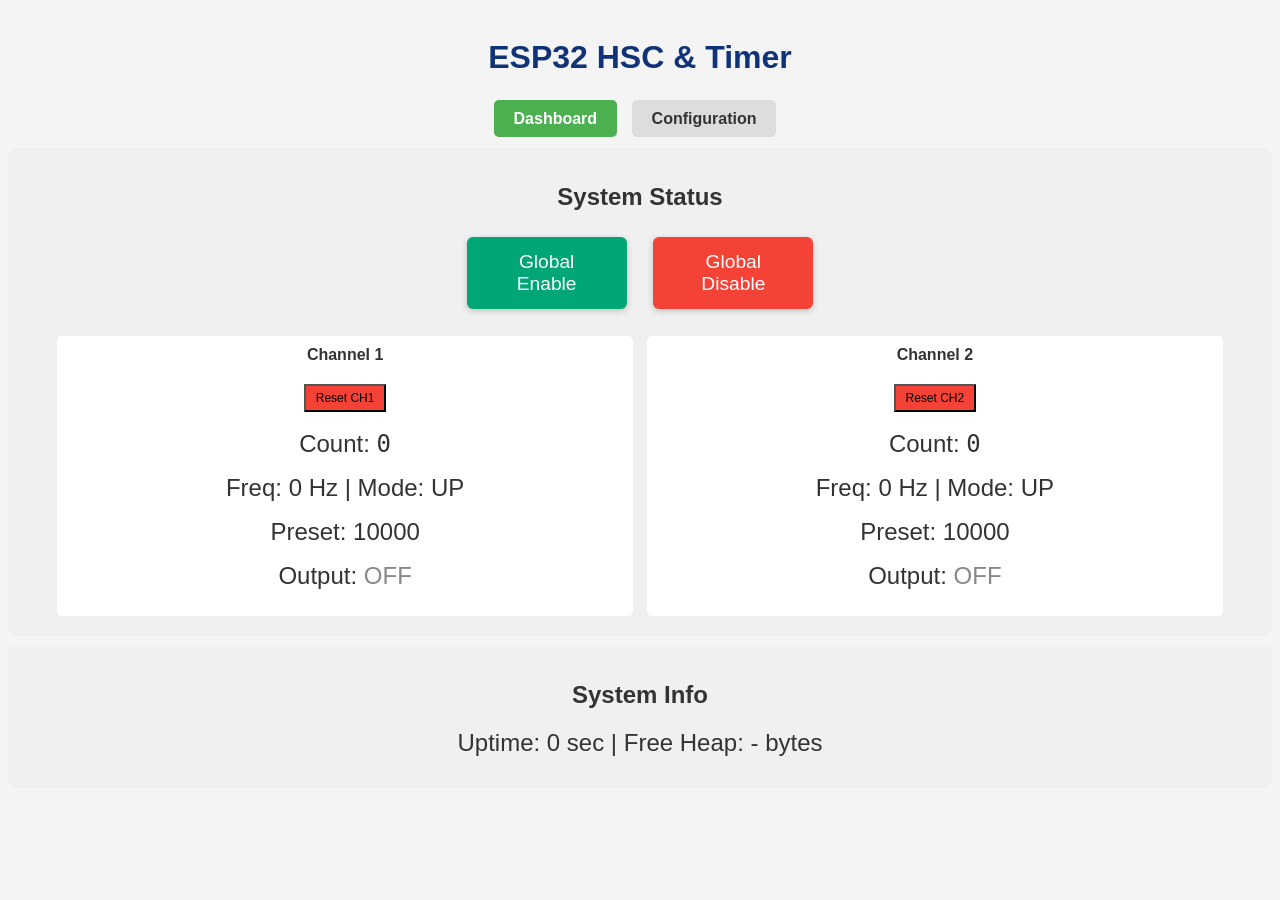
<file: data/dashboard.html>
<!DOCTYPE html>
<html>
<head>
  <meta charset="UTF-8">
  <title>ESP32 Dashboard</title>
  <meta name="viewport" content="width=device-width, initial-scale=1">
  <link rel="stylesheet" type="text/css" href="style.css">
  <style>
    .config-section { background: #f0f0f0; padding: 15px; margin: 10px 0; border-radius: 8px; }
    .channel-box { display: inline-block; width: 45%; vertical-align: top; margin: 5px; padding: 10px; background: #fff; border-radius: 5px; }
    .btn-small { padding: 5px 10px; font-size: 12px; margin: 2px; }
    .output-on { color: #0f0; font-weight: bold; }
    .output-off { color: #888; }
    .status-value { font-family: monospace; font-size: 24px; }
    .ch-label { font-weight: bold; font-size: 16px; color: #333; }
    .nav-tabs { margin-bottom: 20px; }
    .nav-tabs a { padding: 10px 20px; background: #ddd; text-decoration: none; border-radius: 5px; margin-right: 10px; color: #333; font-weight: bold; }
    .nav-tabs a.active { background: #4CAF50; color: white; }
    .hide { display: none; }
  </style>
</head>
<body>
  <h1>ESP32 HSC & Timer</h1>
  
  <div class="nav-tabs">
    <a href="/dashboard.html" class="active">Dashboard</a>
    <a href="/configuration.html">Configuration</a>
  </div>

  <div class="config-section">
    <h2>System Status</h2>
    <p>
      <button class="button" onclick="apiCall('/counter/enable')">Global Enable</button>
      <button class="button button2" onclick="apiCall('/counter/disable')">Global Disable</button>
    </p>

    <div class="channel-box" id="ch1-box">
      <span class="ch-label">Channel 1</span> <span id="ch1-func-lbl"></span>
      <p><button class="btn-small button2" onclick="apiCall('/counter/reset/1')">Reset CH1</button></p>
      
      <!-- Counter view -->
      <div id="ch1-counter-view">
        <p>Count: <span class="status-value" id="ch1-count">0</span></p>
        <p>Freq: <span id="ch1-freq">0</span> Hz | Mode: <span id="ch1-mode">UP</span></p>
        <p>Preset: <span id="ch1-preset-display">10000</span></p>
      </div>

      <!-- Timer view -->
      <div id="ch1-timer-view" class="hide">
        <p>Time Ms: <span class="status-value" id="ch1-time">0</span></p>
        <p>Preset Time Ms: <span id="ch1-t-pre-display">0</span></p>
      </div>
      
      <p>Output: <span id="ch1-output" class="output-off">OFF</span></p>
    </div>

    <div class="channel-box" id="ch2-box">
      <span class="ch-label">Channel 2</span> <span id="ch2-func-lbl"></span>
      <p><button class="btn-small button2" onclick="apiCall('/counter/reset/2')">Reset CH2</button></p>
      
      <!-- Counter view -->
      <div id="ch2-counter-view">
        <p>Count: <span class="status-value" id="ch2-count">0</span></p>
        <p>Freq: <span id="ch2-freq">0</span> Hz | Mode: <span id="ch2-mode">UP</span></p>
        <p>Preset: <span id="ch2-preset-display">10000</span></p>
      </div>

      <!-- Timer view -->
      <div id="ch2-timer-view" class="hide">
        <p>Time Ms: <span class="status-value" id="ch2-time">0</span></p>
        <p>Preset Time Ms: <span id="ch2-t-pre-display">0</span></p>
      </div>
      
      <p>Output: <span id="ch2-output" class="output-off">OFF</span></p>
    </div>
  </div>

  <div class="config-section">
    <h2>System Info</h2>
    <p>Uptime: <span id="sys-uptime">0</span> sec | Free Heap: <span id="sys-heap">-</span> bytes</p>
  </div>

  <script>
  const socket = new WebSocket("ws://" + window.location.host + "/ws");
  socket.addEventListener('message', (evt) => {
    try {
      const d = JSON.parse(evt.data);
      
      if(d.ch1_func !== undefined) {
         document.getElementById("ch1-func-lbl").textContent = d.ch1_func == 1 ? "(Timer)" : "(Counter)";
         document.getElementById("ch1-counter-view").className = d.ch1_func == 1 ? "hide" : "";
         document.getElementById("ch1-timer-view").className = d.ch1_func == 1 ? "" : "hide";
      }
      if (d.ch1_count !== undefined) document.getElementById("ch1-count").textContent = d.ch1_count;
      if (d.ch1_freq !== undefined) document.getElementById("ch1-freq").textContent = d.ch1_freq;
      if (d.ch1_mode !== undefined) document.getElementById("ch1-mode").textContent = d.ch1_mode;
      if (d.ch1_preset !== undefined) document.getElementById("ch1-preset-display").textContent = d.ch1_preset;
      if (d.ch1_t_curr !== undefined) document.getElementById("ch1-time").textContent = d.ch1_t_curr;
      if (d.ch1_t_pre !== undefined) document.getElementById("ch1-t-pre-display").textContent = d.ch1_t_pre;
      if (d.ch1_out !== undefined) {
        const el = document.getElementById("ch1-output");
        el.textContent = d.ch1_out ? "ON" : "OFF";
        el.className = d.ch1_out ? "output-on" : "output-off";
      }
      
      if(d.ch2_func !== undefined) {
         document.getElementById("ch2-func-lbl").textContent = d.ch2_func == 1 ? "(Timer)" : "(Counter)";
         document.getElementById("ch2-counter-view").className = d.ch2_func == 1 ? "hide" : "";
         document.getElementById("ch2-timer-view").className = d.ch2_func == 1 ? "" : "hide";
      }
      if (d.ch2_count !== undefined) document.getElementById("ch2-count").textContent = d.ch2_count;
      if (d.ch2_freq !== undefined) document.getElementById("ch2-freq").textContent = d.ch2_freq;
      if (d.ch2_mode !== undefined) document.getElementById("ch2-mode").textContent = d.ch2_mode;
      if (d.ch2_preset !== undefined) document.getElementById("ch2-preset-display").textContent = d.ch2_preset;
      if (d.ch2_t_curr !== undefined) document.getElementById("ch2-time").textContent = d.ch2_t_curr;
      if (d.ch2_t_pre !== undefined) document.getElementById("ch2-t-pre-display").textContent = d.ch2_t_pre;
      if (d.ch2_out !== undefined) {
        const el = document.getElementById("ch2-output");
        el.textContent = d.ch2_out ? "ON" : "OFF";
        el.className = d.ch2_out ? "output-on" : "output-off";
      }
      
      if (d.uptime !== undefined) document.getElementById("sys-uptime").textContent = d.uptime;
      if (d.heap !== undefined) document.getElementById("sys-heap").textContent = d.heap;
      
    } catch(e) {}
  });

  async function apiCall(path) {
    try {
      await fetch(path, { cache: "no-store" });
    } catch (e) {}
  }
  </script>
</body>
</html>
</file>
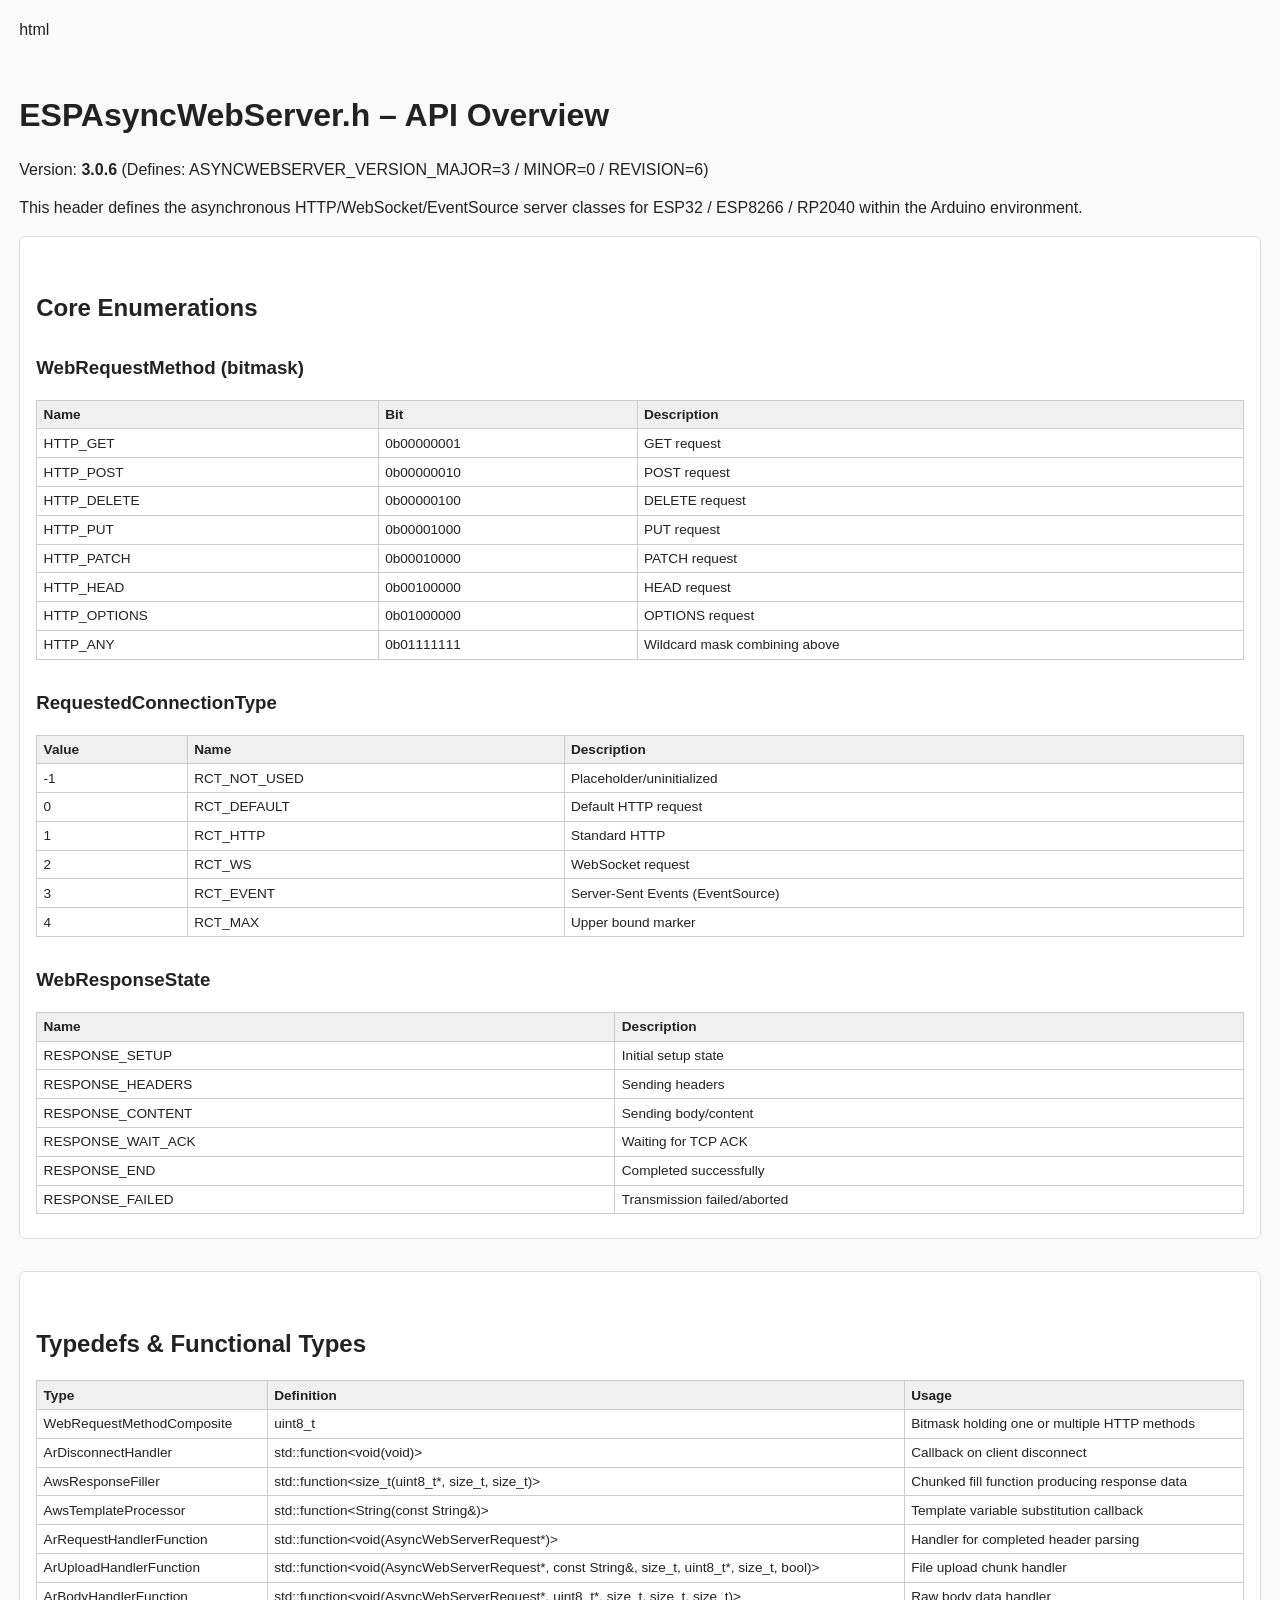
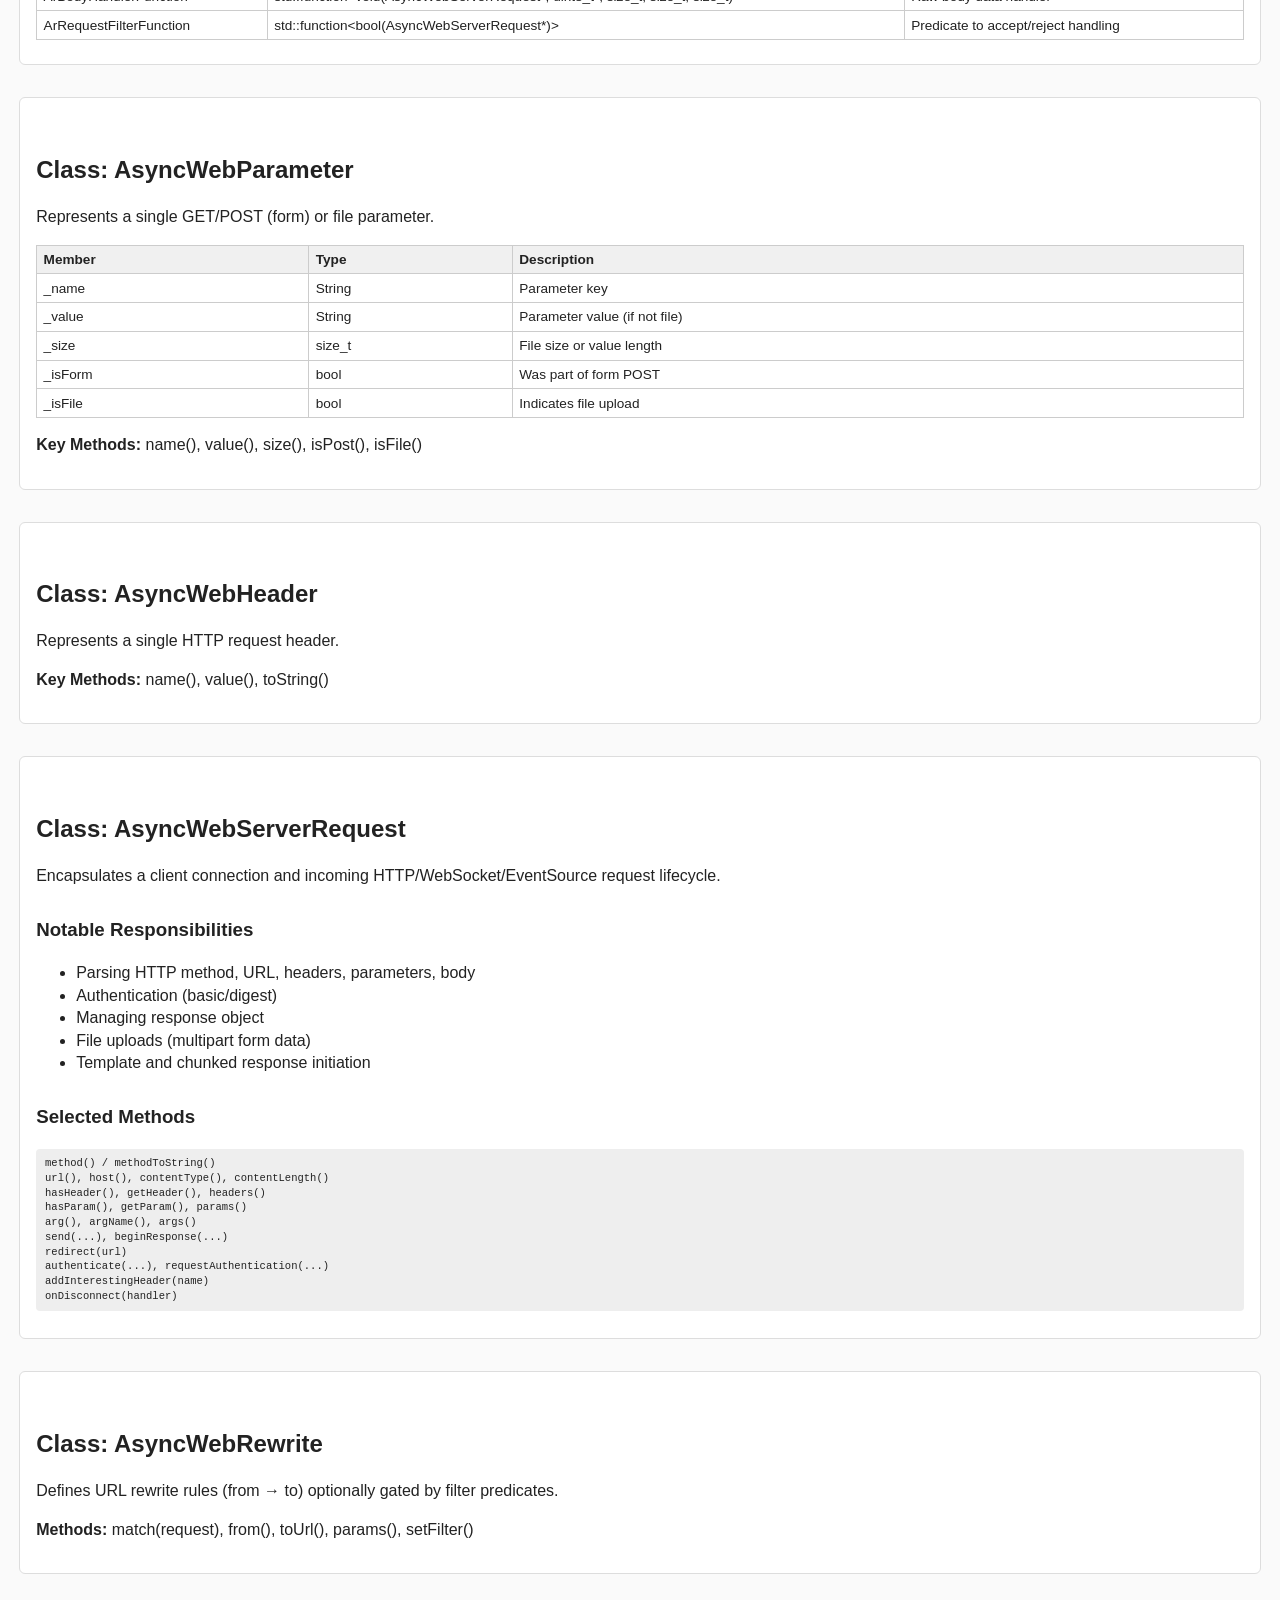
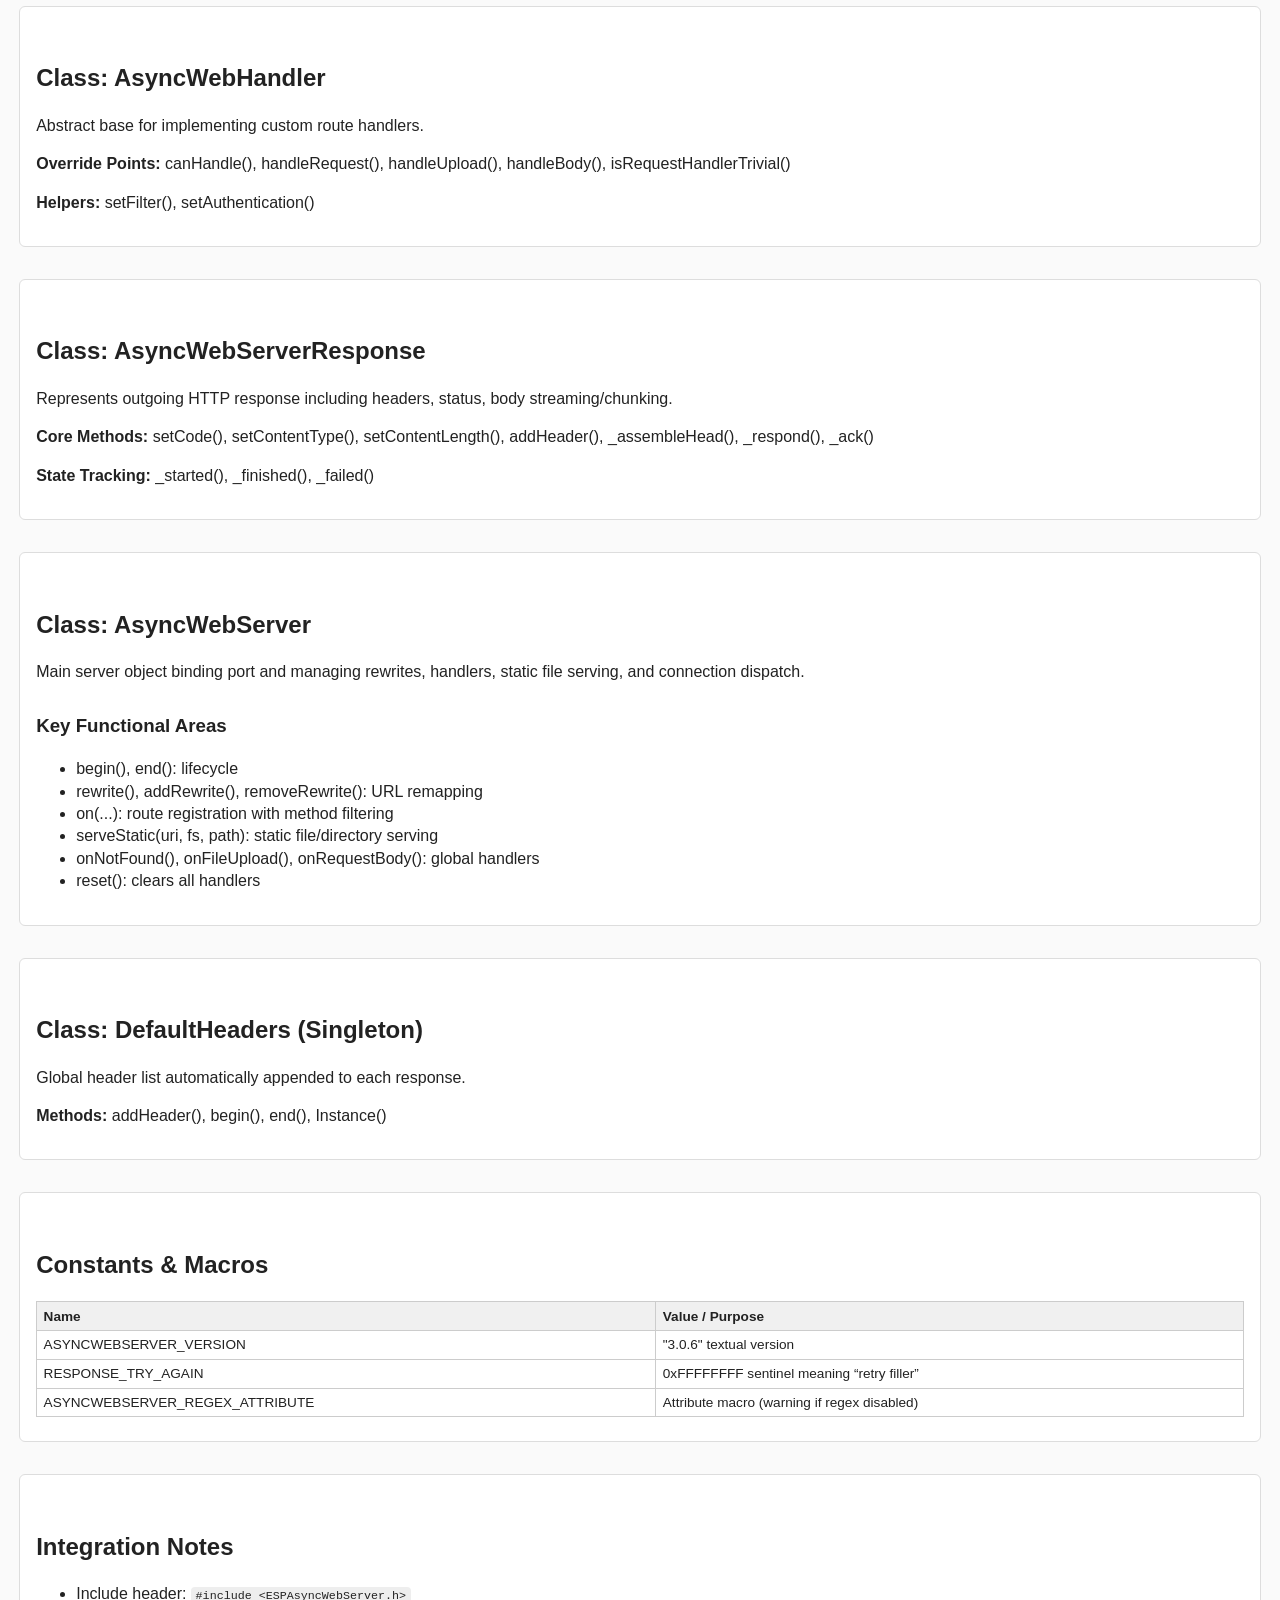
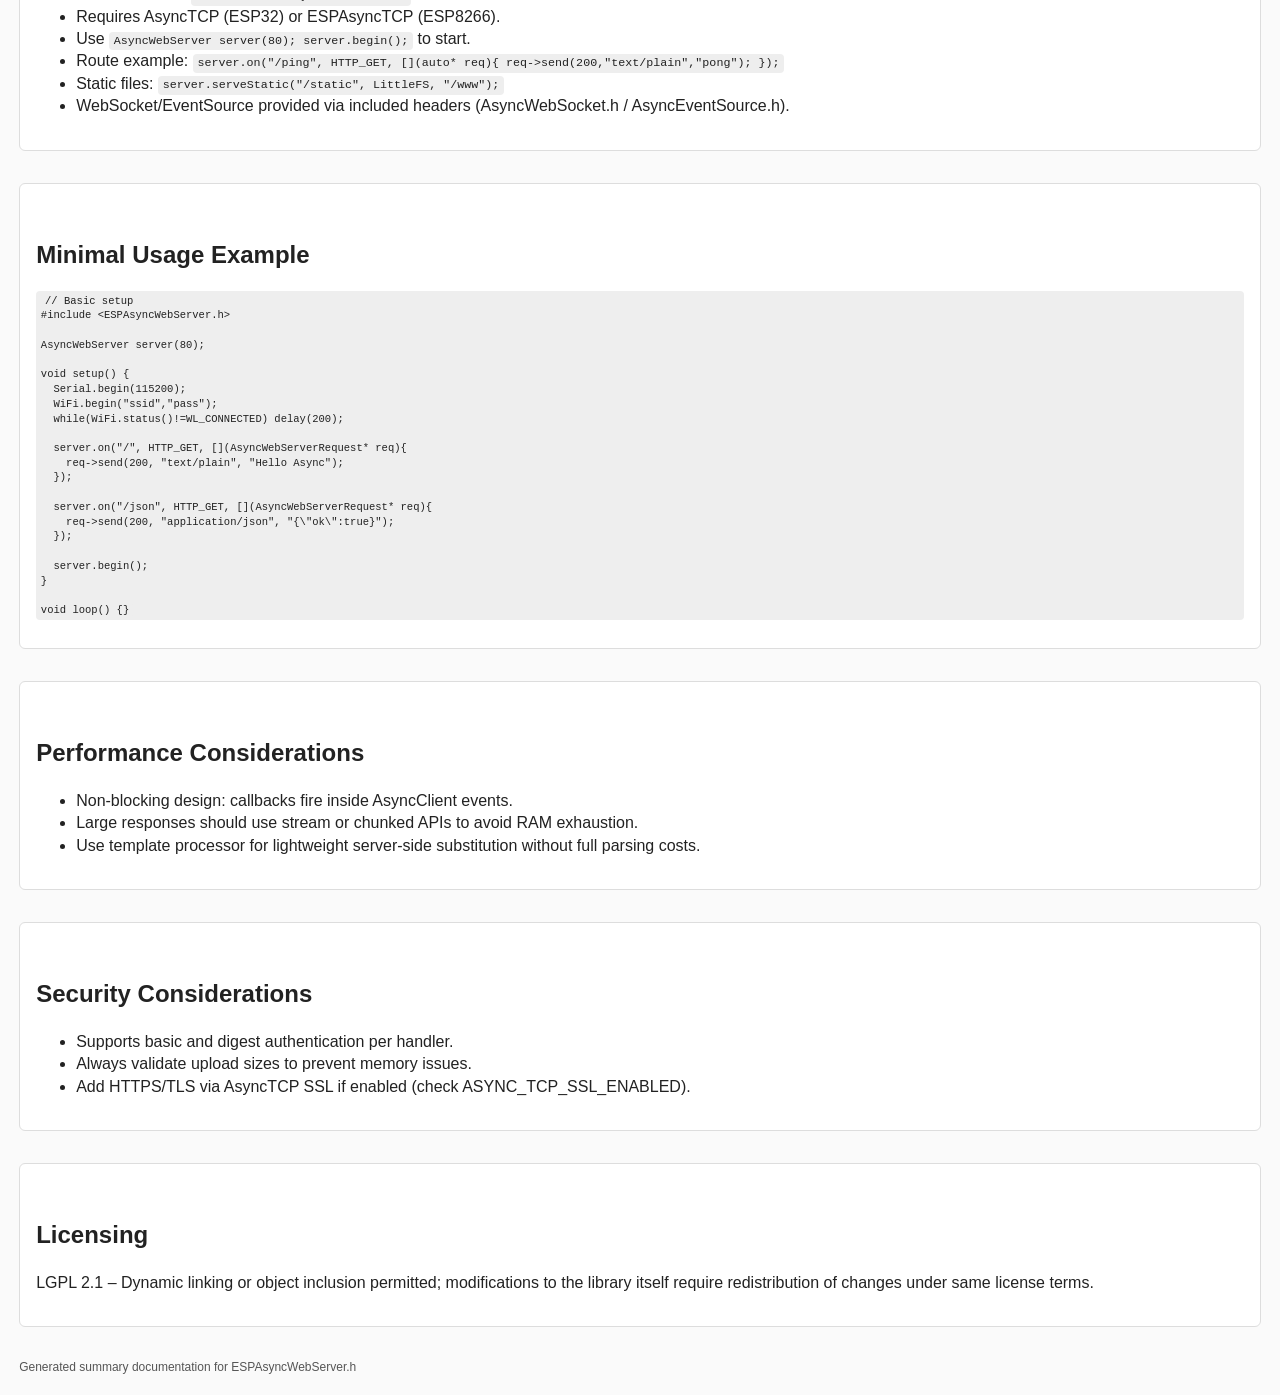
<file: docs/ESPAsyncWebServer.html>
html
<!-- filepath: e:\Kuliah\Project Akhir\Timer and Digital Counter\docs\ESPAsyncWebServer.html -->
<!DOCTYPE html>
<html lang="en">
<head>
<meta charset="UTF-8">
<title>ESP Async WebServer Header Documentation</title>
<meta name="viewport" content="width=device-width,initial-scale=1.0">
<style>
body{font-family:Arial,Helvetica,sans-serif;line-height:1.4;margin:1.2rem;background:#fafafa;color:#222;}
h1,h2,h3{margin-top:1.6em;}
code,pre{background:#eee;padding:.2em .4em;border-radius:4px;font-size:.9em;}
section{margin-bottom:2rem;padding:1rem;background:#fff;border:1px solid #ddd;border-radius:6px;}
table{border-collapse:collapse;width:100%;margin:.5rem 0;}
th,td{border:1px solid #ccc;padding:.4rem;text-align:left;vertical-align:top;font-size:.85em;}
th{background:#f0f0f0;}
dl{margin:0;}
dt{font-weight:bold;margin-top:.6em;}
.small{font-size:.75em;color:#555;}
.badge{display:inline-block;background:#0074d9;color:#fff;padding:.15em .5em;border-radius:3px;font-size:.65em;margin-left:.4em;}
code.sig{display:block;margin:.25em 0;}
hr{border:none;border-top:1px solid #ddd;margin:2rem 0;}
</style>
</head>
<body>

<h1>ESPAsyncWebServer.h – API Overview</h1>
<p>Version: <strong>3.0.6</strong> (Defines: ASYNCWEBSERVER_VERSION_MAJOR=3 / MINOR=0 / REVISION=6)</p>
<p>This header defines the asynchronous HTTP/WebSocket/EventSource server classes for ESP32 / ESP8266 / RP2040 within the Arduino environment.</p>

<section>
<h2>Core Enumerations</h2>
<h3>WebRequestMethod (bitmask)</h3>
<table>
<thead><tr><th>Name</th><th>Bit</th><th>Description</th></tr></thead>
<tbody>
<tr><td>HTTP_GET</td><td>0b00000001</td><td>GET request</td></tr>
<tr><td>HTTP_POST</td><td>0b00000010</td><td>POST request</td></tr>
<tr><td>HTTP_DELETE</td><td>0b00000100</td><td>DELETE request</td></tr>
<tr><td>HTTP_PUT</td><td>0b00001000</td><td>PUT request</td></tr>
<tr><td>HTTP_PATCH</td><td>0b00010000</td><td>PATCH request</td></tr>
<tr><td>HTTP_HEAD</td><td>0b00100000</td><td>HEAD request</td></tr>
<tr><td>HTTP_OPTIONS</td><td>0b01000000</td><td>OPTIONS request</td></tr>
<tr><td>HTTP_ANY</td><td>0b01111111</td><td>Wildcard mask combining above</td></tr>
</tbody>
</table>

<h3>RequestedConnectionType</h3>
<table>
<thead><tr><th>Value</th><th>Name</th><th>Description</th></tr></thead>
<tbody>
<tr><td>-1</td><td>RCT_NOT_USED</td><td>Placeholder/uninitialized</td></tr>
<tr><td>0</td><td>RCT_DEFAULT</td><td>Default HTTP request</td></tr>
<tr><td>1</td><td>RCT_HTTP</td><td>Standard HTTP</td></tr>
<tr><td>2</td><td>RCT_WS</td><td>WebSocket request</td></tr>
<tr><td>3</td><td>RCT_EVENT</td><td>Server-Sent Events (EventSource)</td></tr>
<tr><td>4</td><td>RCT_MAX</td><td>Upper bound marker</td></tr>
</tbody>
</table>

<h3>WebResponseState</h3>
<table>
<thead><tr><th>Name</th><th>Description</th></tr></thead>
<tbody>
<tr><td>RESPONSE_SETUP</td><td>Initial setup state</td></tr>
<tr><td>RESPONSE_HEADERS</td><td>Sending headers</td></tr>
<tr><td>RESPONSE_CONTENT</td><td>Sending body/content</td></tr>
<tr><td>RESPONSE_WAIT_ACK</td><td>Waiting for TCP ACK</td></tr>
<tr><td>RESPONSE_END</td><td>Completed successfully</td></tr>
<tr><td>RESPONSE_FAILED</td><td>Transmission failed/aborted</td></tr>
</tbody>
</table>
</section>

<section>
<h2>Typedefs & Functional Types</h2>
<table>
<thead><tr><th>Type</th><th>Definition</th><th>Usage</th></tr></thead>
<tbody>
<tr><td>WebRequestMethodComposite</td><td>uint8_t</td><td>Bitmask holding one or multiple HTTP methods</td></tr>
<tr><td>ArDisconnectHandler</td><td>std::function&lt;void(void)&gt;</td><td>Callback on client disconnect</td></tr>
<tr><td>AwsResponseFiller</td><td>std::function&lt;size_t(uint8_t*, size_t, size_t)&gt;</td><td>Chunked fill function producing response data</td></tr>
<tr><td>AwsTemplateProcessor</td><td>std::function&lt;String(const String&)&gt;</td><td>Template variable substitution callback</td></tr>
<tr><td>ArRequestHandlerFunction</td><td>std::function&lt;void(AsyncWebServerRequest*)&gt;</td><td>Handler for completed header parsing</td></tr>
<tr><td>ArUploadHandlerFunction</td><td>std::function&lt;void(AsyncWebServerRequest*, const String&, size_t, uint8_t*, size_t, bool)&gt;</td><td>File upload chunk handler</td></tr>
<tr><td>ArBodyHandlerFunction</td><td>std::function&lt;void(AsyncWebServerRequest*, uint8_t*, size_t, size_t, size_t)&gt;</td><td>Raw body data handler</td></tr>
<tr><td>ArRequestFilterFunction</td><td>std::function&lt;bool(AsyncWebServerRequest*)&gt;</td><td>Predicate to accept/reject handling</td></tr>
</tbody>
</table>
</section>

<section>
<h2>Class: AsyncWebParameter</h2>
<p>Represents a single GET/POST (form) or file parameter.</p>
<table>
<thead><tr><th>Member</th><th>Type</th><th>Description</th></tr></thead>
<tbody>
<tr><td>_name</td><td>String</td><td>Parameter key</td></tr>
<tr><td>_value</td><td>String</td><td>Parameter value (if not file)</td></tr>
<tr><td>_size</td><td>size_t</td><td>File size or value length</td></tr>
<tr><td>_isForm</td><td>bool</td><td>Was part of form POST</td></tr>
<tr><td>_isFile</td><td>bool</td><td>Indicates file upload</td></tr>
</tbody>
</table>
<p><strong>Key Methods:</strong> name(), value(), size(), isPost(), isFile()</p>
</section>

<section>
<h2>Class: AsyncWebHeader</h2>
<p>Represents a single HTTP request header.</p>
<p><strong>Key Methods:</strong> name(), value(), toString()</p>
</section>

<section>
<h2>Class: AsyncWebServerRequest</h2>
<p>Encapsulates a client connection and incoming HTTP/WebSocket/EventSource request lifecycle.</p>
<h3>Notable Responsibilities</h3>
<ul>
<li>Parsing HTTP method, URL, headers, parameters, body</li>
<li>Authentication (basic/digest)</li>
<li>Managing response object</li>
<li>File uploads (multipart form data)</li>
<li>Template and chunked response initiation</li>
</ul>
<h3>Selected Methods</h3>
<pre><code class="sig">method() / methodToString()
url(), host(), contentType(), contentLength()
hasHeader(), getHeader(), headers()
hasParam(), getParam(), params()
arg(), argName(), args()
send(...), beginResponse(...)
redirect(url)
authenticate(...), requestAuthentication(...)
addInterestingHeader(name)
onDisconnect(handler)
</code></pre>
</section>

<section>
<h2>Class: AsyncWebRewrite</h2>
<p>Defines URL rewrite rules (from → to) optionally gated by filter predicates.</p>
<p><strong>Methods:</strong> match(request), from(), toUrl(), params(), setFilter()</p>
</section>

<section>
<h2>Class: AsyncWebHandler</h2>
<p>Abstract base for implementing custom route handlers.</p>
<p><strong>Override Points:</strong> canHandle(), handleRequest(), handleUpload(), handleBody(), isRequestHandlerTrivial()</p>
<p><strong>Helpers:</strong> setFilter(), setAuthentication()</p>
</section>

<section>
<h2>Class: AsyncWebServerResponse</h2>
<p>Represents outgoing HTTP response including headers, status, body streaming/chunking.</p>
<p><strong>Core Methods:</strong> setCode(), setContentType(), setContentLength(), addHeader(), _assembleHead(), _respond(), _ack()</p>
<p><strong>State Tracking:</strong> _started(), _finished(), _failed()</p>
</section>

<section>
<h2>Class: AsyncWebServer</h2>
<p>Main server object binding port and managing rewrites, handlers, static file serving, and connection dispatch.</p>
<h3>Key Functional Areas</h3>
<ul>
<li>begin(), end(): lifecycle</li>
<li>rewrite(), addRewrite(), removeRewrite(): URL remapping</li>
<li>on(...): route registration with method filtering</li>
<li>serveStatic(uri, fs, path): static file/directory serving</li>
<li>onNotFound(), onFileUpload(), onRequestBody(): global handlers</li>
<li>reset(): clears all handlers</li>
</ul>
</section>

<section>
<h2>Class: DefaultHeaders (Singleton)</h2>
<p>Global header list automatically appended to each response.</p>
<p><strong>Methods:</strong> addHeader(), begin(), end(), Instance()</p>
</section>

<section>
<h2>Constants & Macros</h2>
<table>
<thead><tr><th>Name</th><th>Value / Purpose</th></tr></thead>
<tbody>
<tr><td>ASYNCWEBSERVER_VERSION</td><td>"3.0.6" textual version</td></tr>
<tr><td>RESPONSE_TRY_AGAIN</td><td>0xFFFFFFFF sentinel meaning “retry filler”</td></tr>
<tr><td>ASYNCWEBSERVER_REGEX_ATTRIBUTE</td><td>Attribute macro (warning if regex disabled)</td></tr>
</tbody>
</table>
</section>

<section>
<h2>Integration Notes</h2>
<ul>
<li>Include header: <code>#include &lt;ESPAsyncWebServer.h&gt;</code></li>
<li>Requires AsyncTCP (ESP32) or ESPAsyncTCP (ESP8266).</li>
<li>Use <code>AsyncWebServer server(80); server.begin();</code> to start.</li>
<li>Route example: <code>server.on("/ping", HTTP_GET, [](auto* req){ req->send(200,"text/plain","pong"); });</code></li>
<li>Static files: <code>server.serveStatic("/static", LittleFS, "/www");</code></li>
<li>WebSocket/EventSource provided via included headers (AsyncWebSocket.h / AsyncEventSource.h).</li>
</ul>
</section>

<section>
<h2>Minimal Usage Example</h2>
<pre><code>// Basic setup
#include &lt;ESPAsyncWebServer.h&gt;

AsyncWebServer server(80);

void setup() {
  Serial.begin(115200);
  WiFi.begin("ssid","pass");
  while(WiFi.status()!=WL_CONNECTED) delay(200);

  server.on("/", HTTP_GET, [](AsyncWebServerRequest* req){
    req->send(200, "text/plain", "Hello Async");
  });

  server.on("/json", HTTP_GET, [](AsyncWebServerRequest* req){
    req->send(200, "application/json", "{\"ok\":true}");
  });

  server.begin();
}

void loop() {}
</code></pre>
</section>

<section>
<h2>Performance Considerations</h2>
<ul>
<li>Non-blocking design: callbacks fire inside AsyncClient events.</li>
<li>Large responses should use stream or chunked APIs to avoid RAM exhaustion.</li>
<li>Use template processor for lightweight server-side substitution without full parsing costs.</li>
</ul>
</section>

<section>
<h2>Security Considerations</h2>
<ul>
<li>Supports basic and digest authentication per handler.</li>
<li>Always validate upload sizes to prevent memory issues.</li>
<li>Add HTTPS/TLS via AsyncTCP SSL if enabled (check ASYNC_TCP_SSL_ENABLED).</li>
</ul>
</section>

<section>
<h2>Licensing</h2>
<p>LGPL 2.1 – Dynamic linking or object inclusion permitted; modifications to the library itself require redistribution of changes under same license terms.</p>
</section>

<footer class="small">
Generated summary documentation for ESPAsyncWebServer.h
</footer>
</body>
</html>
</file>
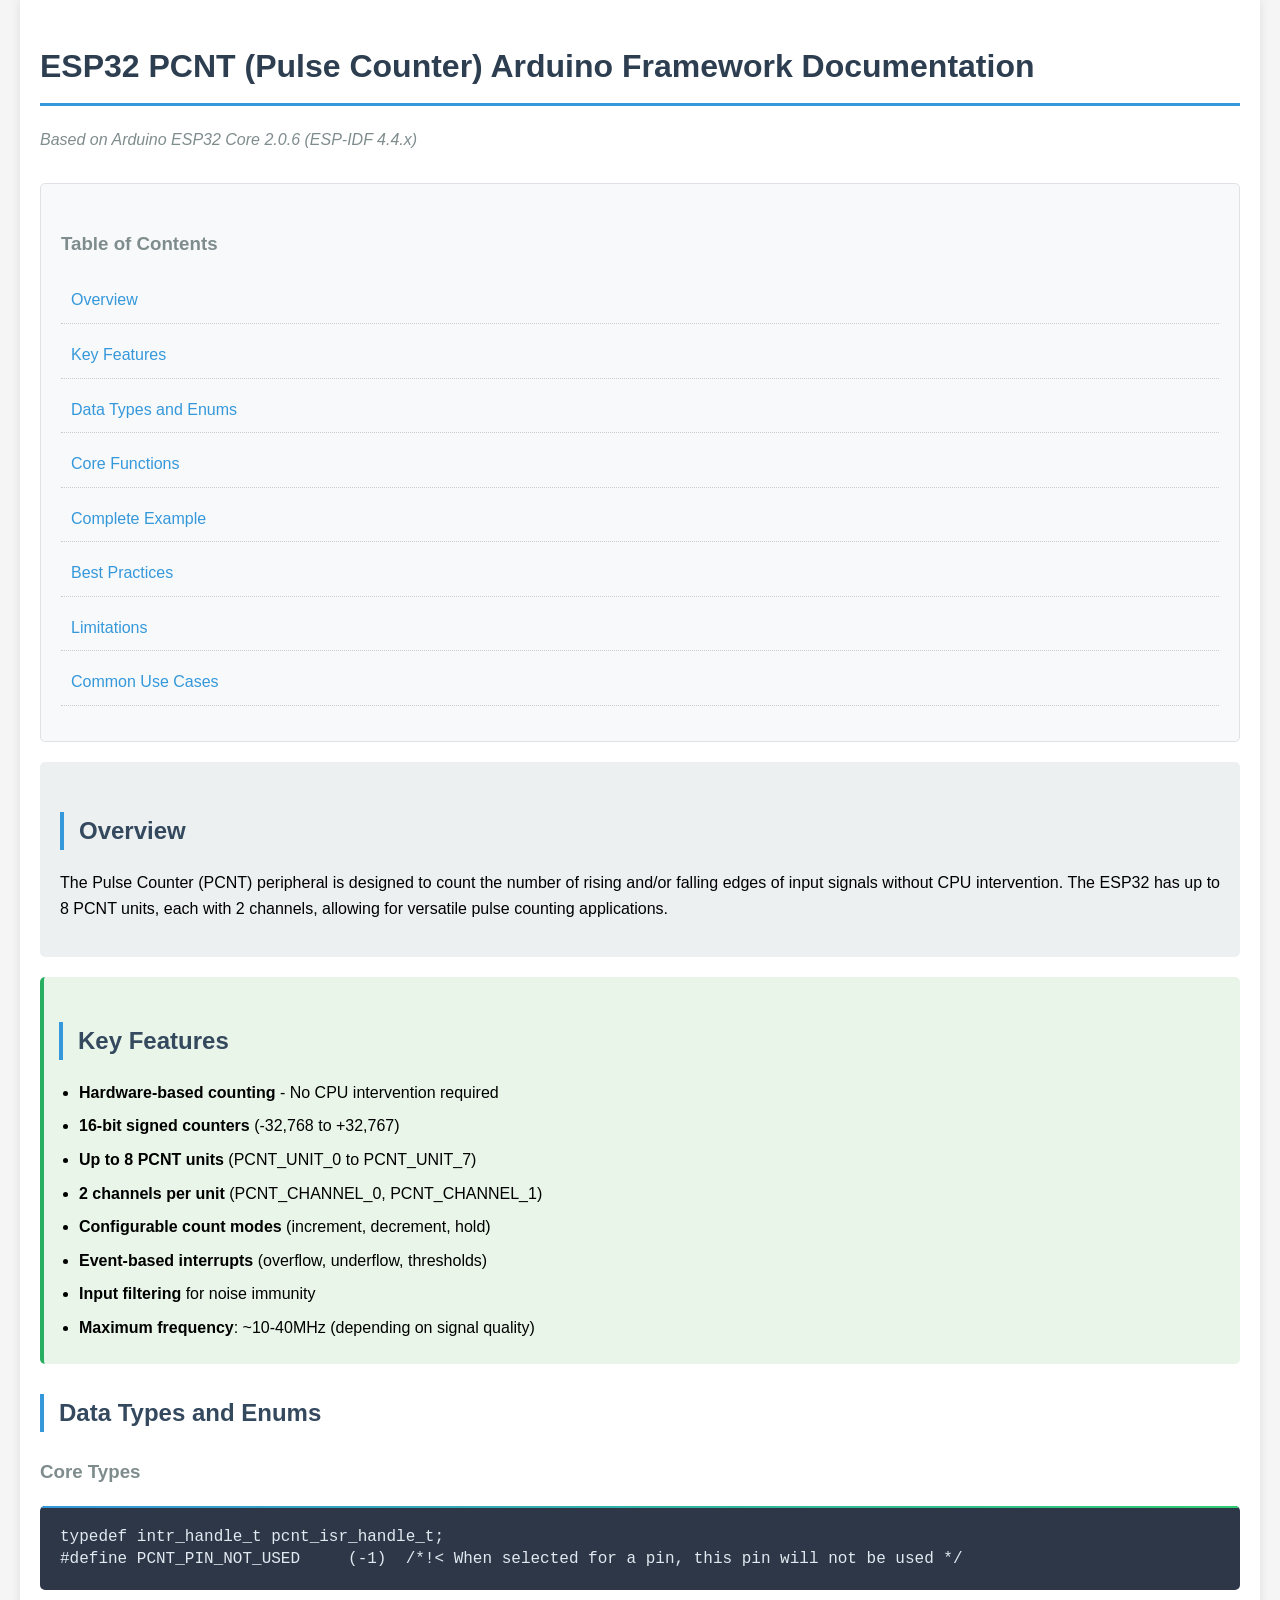
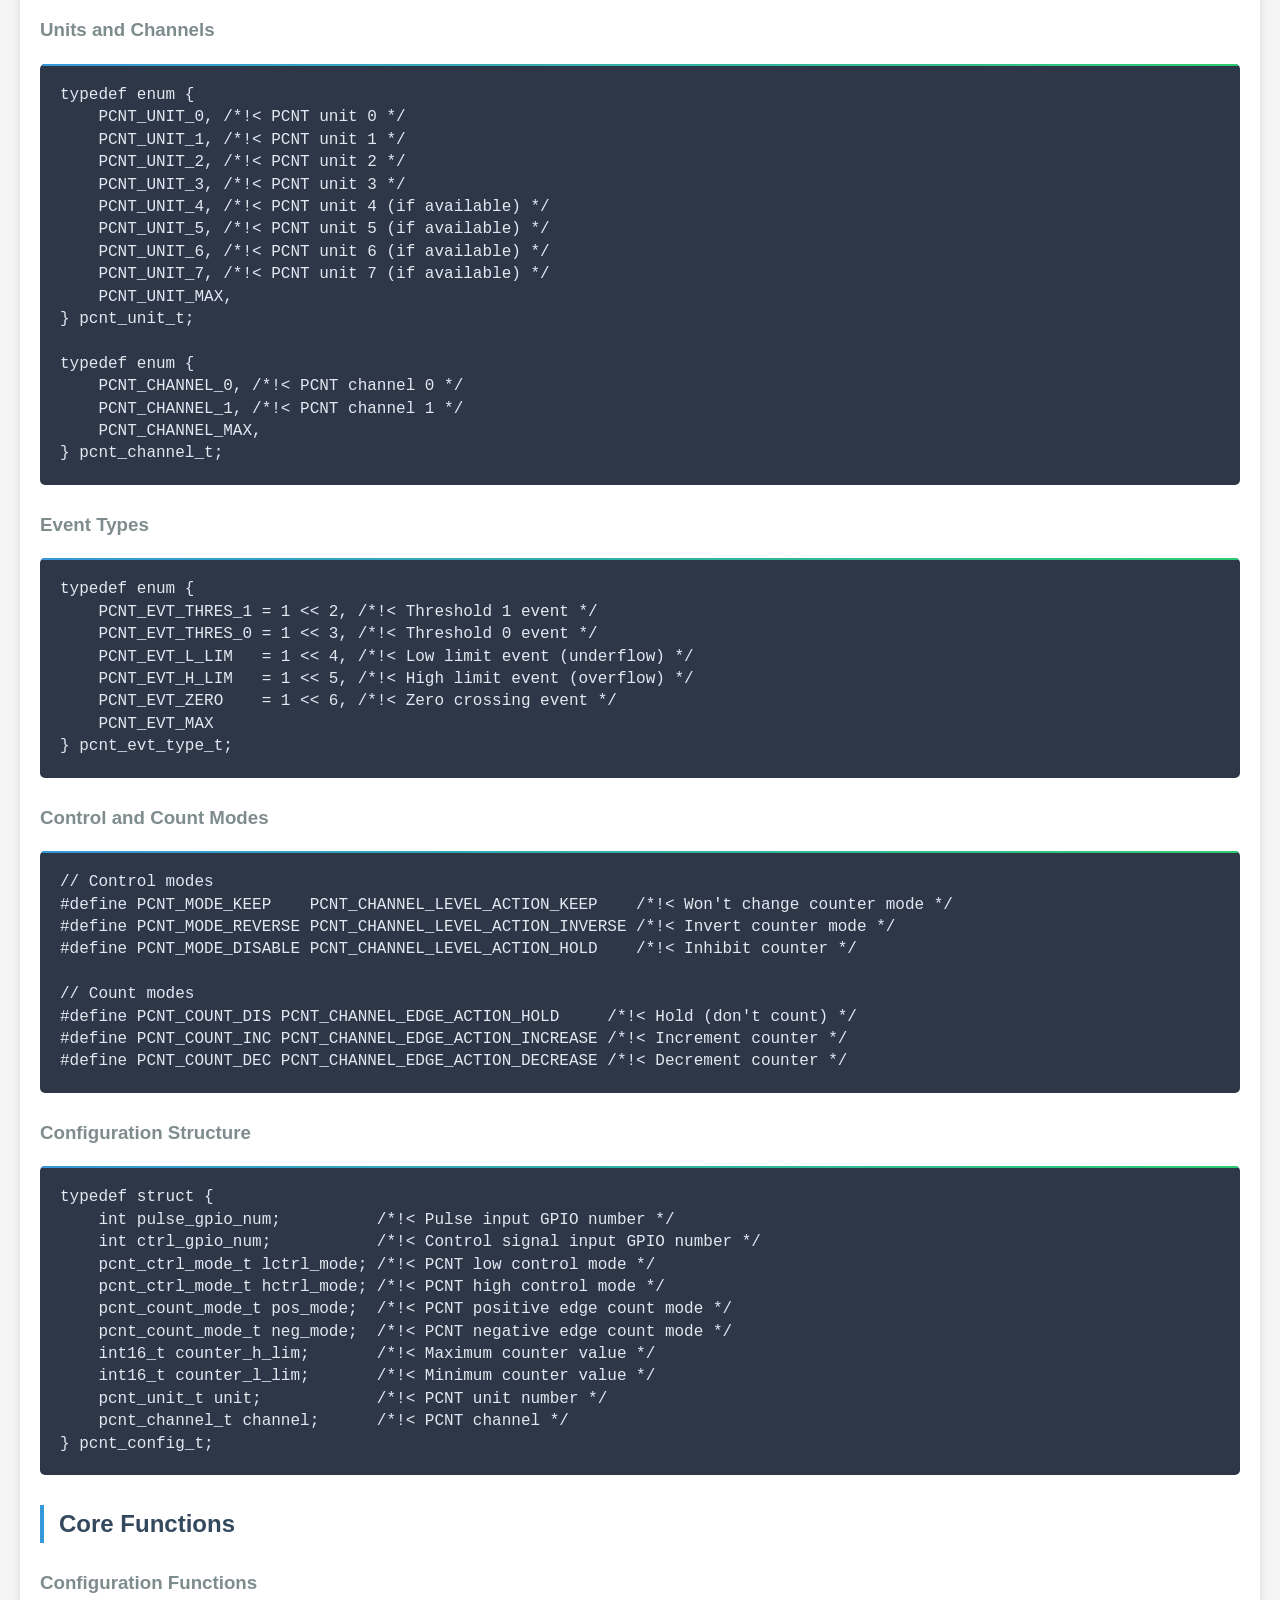
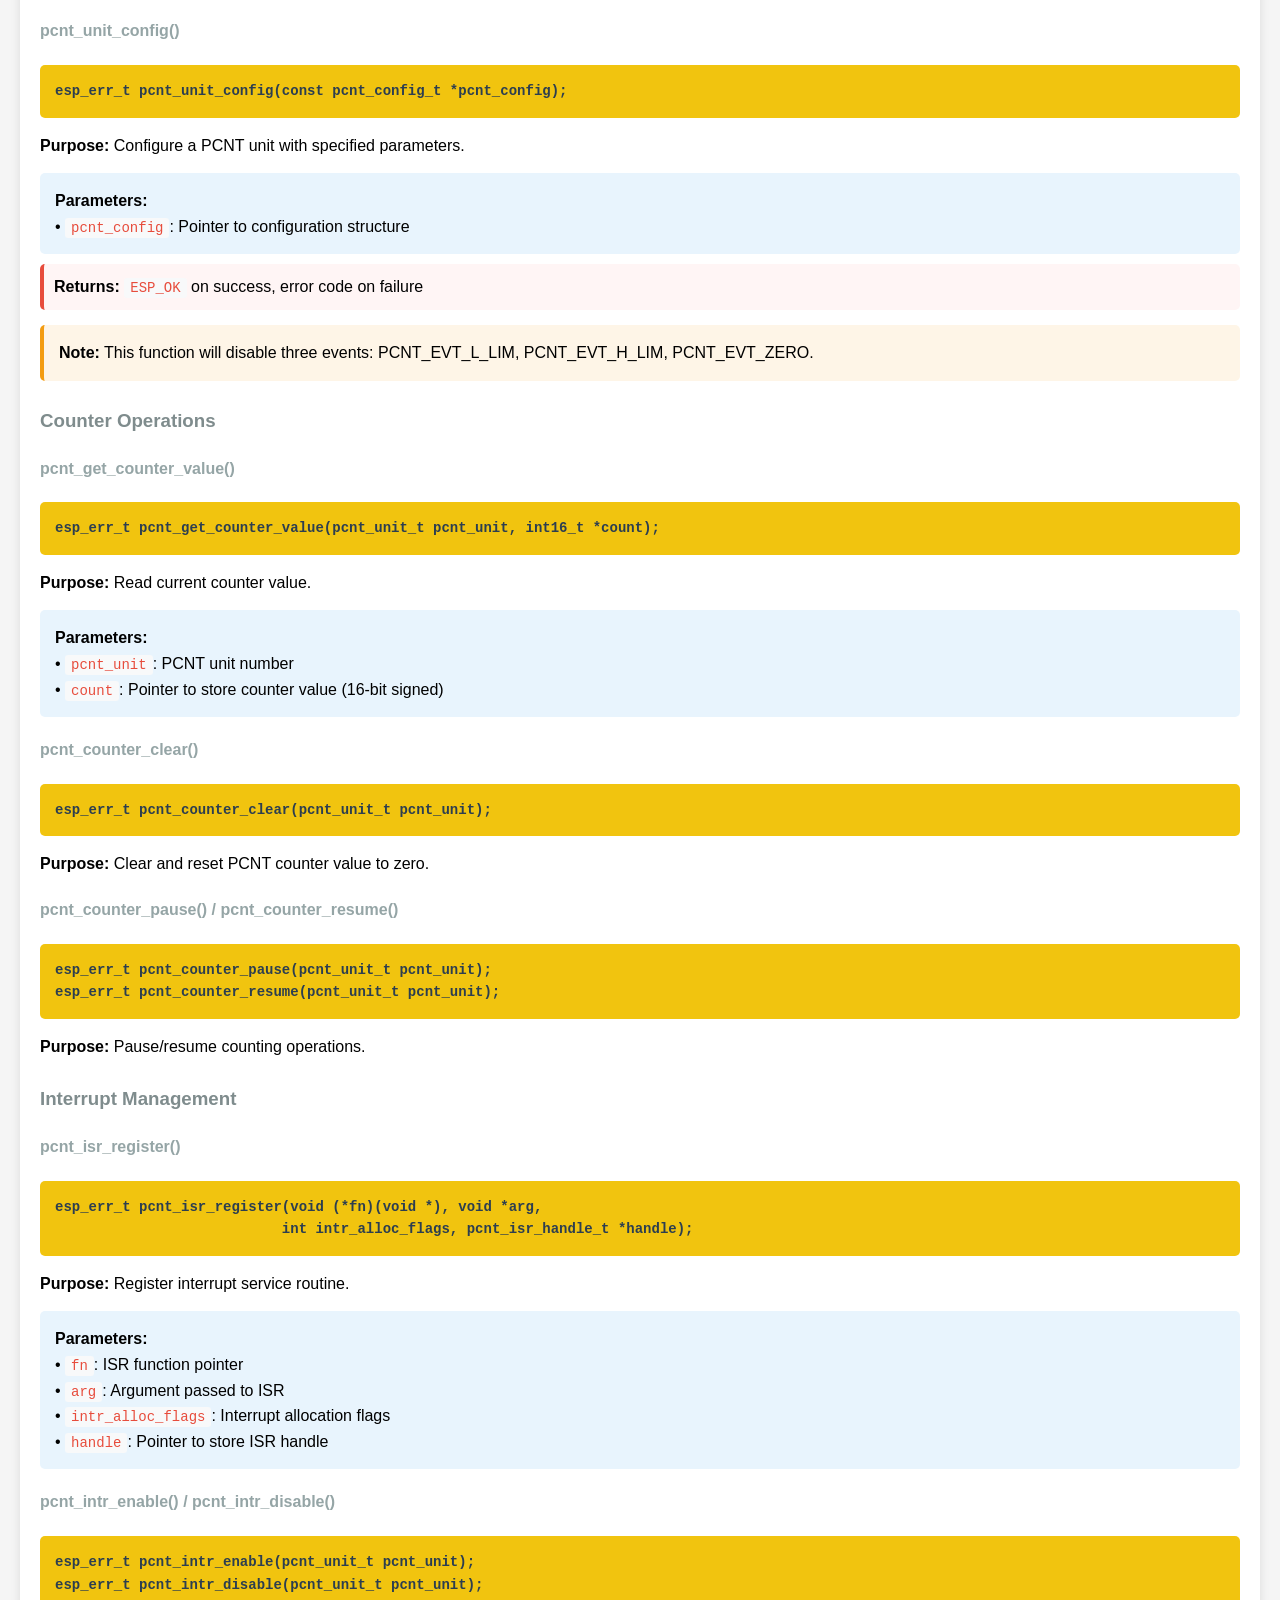
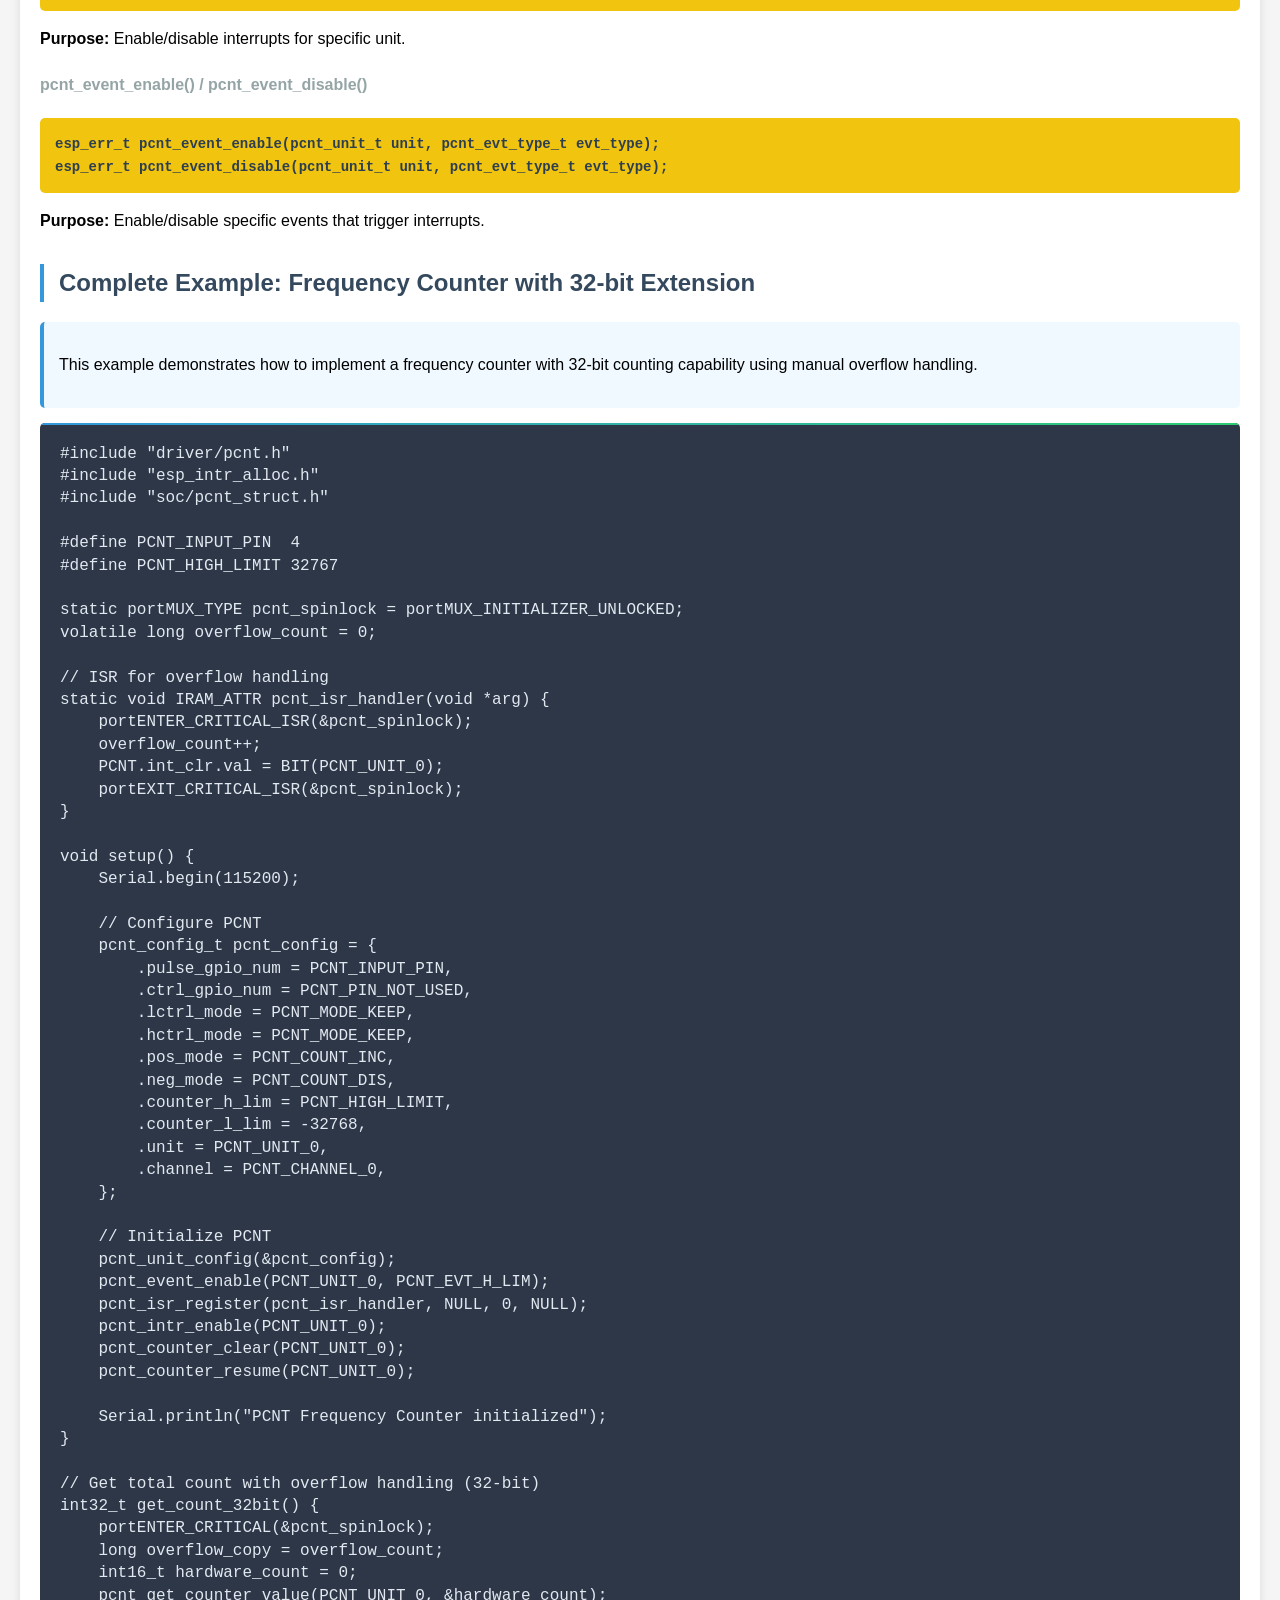
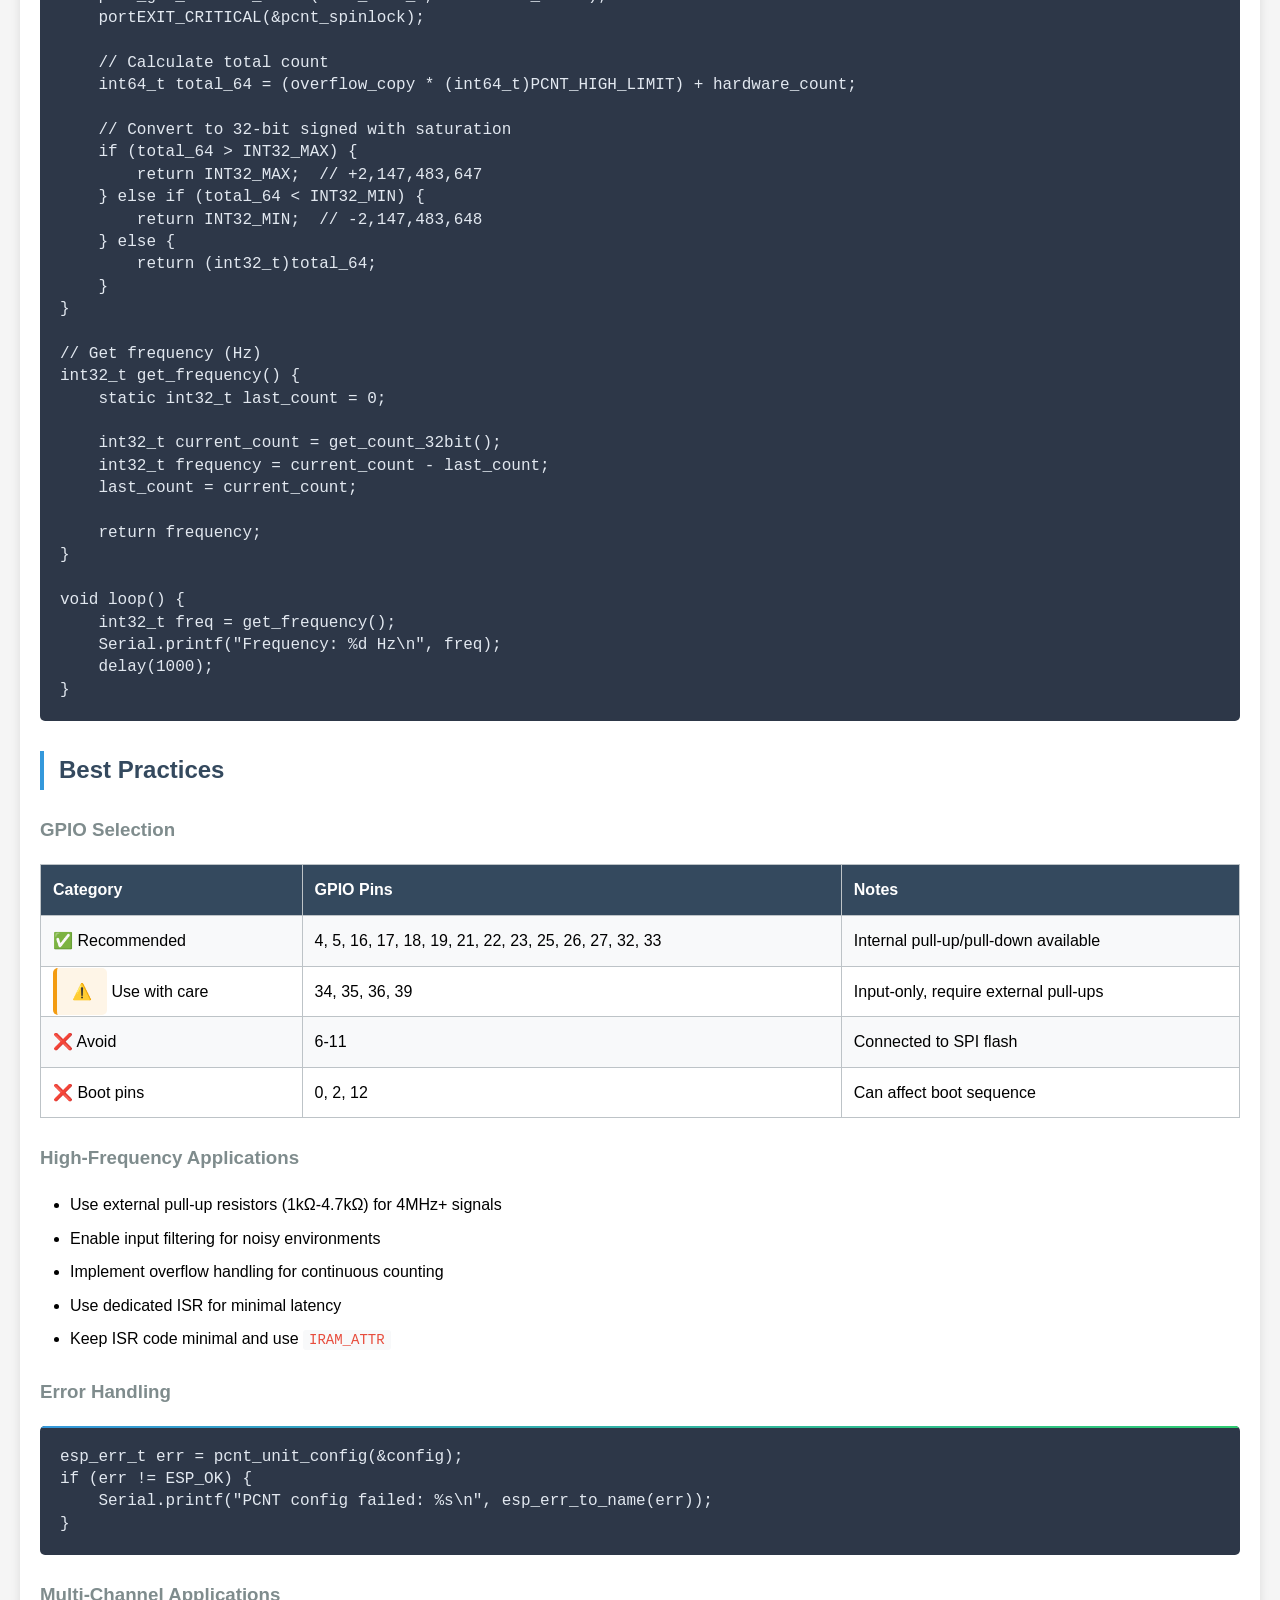
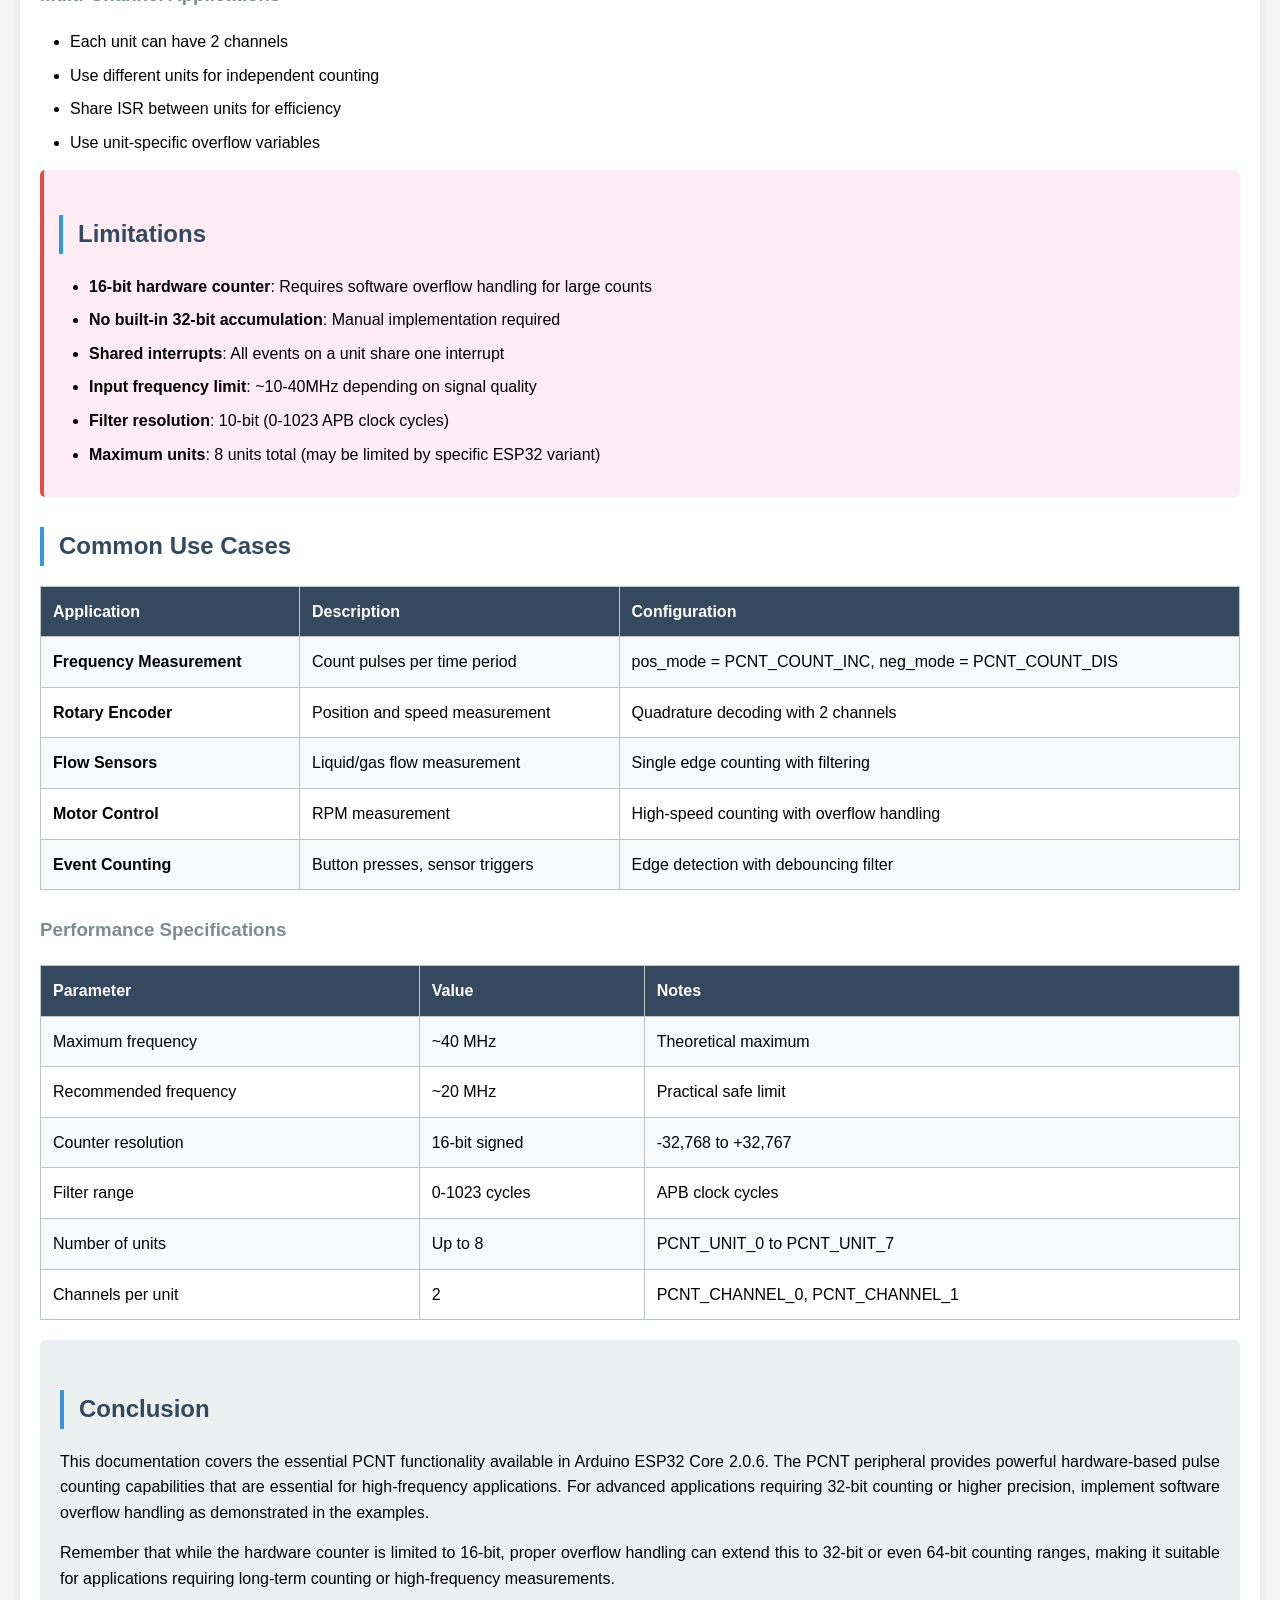
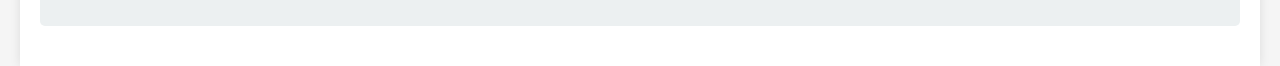
<file: docs/pcnt_library.html>
<!DOCTYPE html>
<html lang="en">
<head>
    <meta charset="UTF-8">
    <meta name="viewport" content="width=device-width, initial-scale=1.0">
    <title>ESP32 PCNT (Pulse Counter) Arduino Framework Documentation</title>
    <style>
        body {
            font-family: 'Segoe UI', Tahoma, Geneva, Verdana, sans-serif;
            line-height: 1.6;
            margin: 0;
            padding: 0;
            background-color: #f5f5f5;
        }
        .container {
            max-width: 1200px;
            margin: 0 auto;
            padding: 20px;
            background-color: white;
            box-shadow: 0 0 10px rgba(0,0,0,0.1);
        }
        h1 {
            color: #2c3e50;
            border-bottom: 3px solid #3498db;
            padding-bottom: 10px;
        }
        h2 {
            color: #34495e;
            border-left: 4px solid #3498db;
            padding-left: 15px;
            margin-top: 30px;
        }
        h3 {
            color: #7f8c8d;
            margin-top: 25px;
        }
        h4 {
            color: #95a5a6;
            margin-top: 20px;
        }
        .subtitle {
            color: #7f8c8d;
            font-style: italic;
            margin-bottom: 30px;
        }
        .overview {
            background-color: #ecf0f1;
            padding: 20px;
            border-radius: 5px;
            margin: 20px 0;
        }
        .features {
            background-color: #e8f5e8;
            padding: 15px;
            border-radius: 5px;
            border-left: 4px solid #27ae60;
        }
        .features ul {
            margin: 0;
            padding-left: 20px;
        }
        code {
            background-color: #f8f9fa;
            padding: 2px 6px;
            border-radius: 3px;
            font-family: 'Courier New', monospace;
            color: #e74c3c;
            font-size: 14px;
        }
        .code-block {
            background-color: #2d3748;
            color: #e2e8f0;
            padding: 20px;
            border-radius: 5px;
            overflow-x: auto;
            margin: 15px 0;
            font-family: 'Courier New', monospace;
            line-height: 1.4;
            white-space: pre;
            position: relative;
        }
        .code-block::before {
            content: "";
            position: absolute;
            top: 0;
            left: 0;
            right: 0;
            height: 2px;
            background: linear-gradient(90deg, #3498db, #2ecc71);
        }
        .code-block .comment {
            color: #68d391;
        }
        .code-block .keyword {
            color: #90cdf4;
        }
        .code-block .string {
            color: #fbb6ce;
        }
        .code-block .number {
            color: #fbd38d;
        }
        table {
            width: 100%;
            border-collapse: collapse;
            margin: 20px 0;
        }
        th, td {
            border: 1px solid #bdc3c7;
            padding: 12px;
            text-align: left;
            vertical-align: top;
        }
        th {
            background-color: #34495e;
            color: white;
        }
        tr:nth-child(even) {
            background-color: #f8f9fa;
        }
        .function-signature {
            background-color: #f1c40f;
            color: #2c3e50;
            padding: 15px;
            border-radius: 5px;
            margin: 10px 0;
            font-family: 'Courier New', monospace;
            font-weight: bold;
            font-size: 14px;
            white-space: pre-wrap;
            word-break: break-all;
        }
        .parameters {
            background-color: #e8f4fd;
            padding: 15px;
            border-radius: 5px;
            margin: 10px 0;
        }
        .returns {
            background-color: #fff5f5;
            padding: 10px;
            border-radius: 5px;
            margin: 10px 0;
            border-left: 4px solid #e74c3c;
        }
        .example {
            background-color: #f0f9ff;
            padding: 15px;
            border-radius: 5px;
            border-left: 4px solid #3498db;
            margin: 15px 0;
        }
        .warning {
            background-color: #fef5e7;
            padding: 15px;
            border-radius: 5px;
            border-left: 4px solid #f39c12;
            margin: 15px 0;
        }
        .limitation {
            background-color: #fdecf3;
            padding: 15px;
            border-radius: 5px;
            border-left: 4px solid #e74c3c;
            margin: 15px 0;
        }
        .toc {
            background-color: #f8f9fa;
            padding: 20px;
            border-radius: 5px;
            margin: 20px 0;
            border: 1px solid #dee2e6;
        }
        .toc ul {
            list-style-type: none;
            padding-left: 0;
        }
        .toc li {
            margin: 8px 0;
            padding: 5px 0;
            border-bottom: 1px dotted #ccc;
        }
        .toc a {
            color: #3498db;
            text-decoration: none;
            display: block;
            padding: 5px 10px;
            border-radius: 3px;
            transition: background-color 0.3s;
        }
        .toc a:hover {
            background-color: #e3f2fd;
            text-decoration: none;
        }
        .checkmark {
            color: #27ae60;
            font-weight: bold;
        }
        .cross {
            color: #e74c3c;
            font-weight: bold;
        }
        
        /* Fix for content formatting */
        p {
            margin: 15px 0;
            text-align: justify;
        }
        
        ul, ol {
            margin: 15px 0;
            padding-left: 30px;
        }
        
        li {
            margin: 8px 0;
        }
        
        /* Responsive design */
        @media (max-width: 768px) {
            .container {
                padding: 10px;
                margin: 0 10px;
            }
            
            .code-block {
                font-size: 12px;
                padding: 15px;
            }
            
            table {
                font-size: 12px;
            }
            
            .function-signature {
                font-size: 12px;
                padding: 10px;
            }
        }
    </style>
</head>
<body>
    <div class="container">
        <h1>ESP32 PCNT (Pulse Counter) Arduino Framework Documentation</h1>
        <p class="subtitle">Based on Arduino ESP32 Core 2.0.6 (ESP-IDF 4.4.x)</p>

        <div class="toc">
            <h3>Table of Contents</h3>
            <ul>
                <li><a href="#overview">Overview</a></li>
                <li><a href="#features">Key Features</a></li>
                <li><a href="#data-types">Data Types and Enums</a></li>
                <li><a href="#core-functions">Core Functions</a></li>
                <li><a href="#complete-example">Complete Example</a></li>
                <li><a href="#best-practices">Best Practices</a></li>
                <li><a href="#limitations">Limitations</a></li>
                <li><a href="#use-cases">Common Use Cases</a></li>
            </ul>
        </div>

        <div id="overview" class="overview">
            <h2>Overview</h2>
            <p>The Pulse Counter (PCNT) peripheral is designed to count the number of rising and/or falling edges of input signals without CPU intervention. The ESP32 has up to 8 PCNT units, each with 2 channels, allowing for versatile pulse counting applications.</p>
        </div>

        <div id="features" class="features">
            <h2>Key Features</h2>
            <ul>
                <li><strong>Hardware-based counting</strong> - No CPU intervention required</li>
                <li><strong>16-bit signed counters</strong> (-32,768 to +32,767)</li>
                <li><strong>Up to 8 PCNT units</strong> (PCNT_UNIT_0 to PCNT_UNIT_7)</li>
                <li><strong>2 channels per unit</strong> (PCNT_CHANNEL_0, PCNT_CHANNEL_1)</li>
                <li><strong>Configurable count modes</strong> (increment, decrement, hold)</li>
                <li><strong>Event-based interrupts</strong> (overflow, underflow, thresholds)</li>
                <li><strong>Input filtering</strong> for noise immunity</li>
                <li><strong>Maximum frequency</strong>: ~10-40MHz (depending on signal quality)</li>
            </ul>
        </div>

        <div id="data-types">
            <h2>Data Types and Enums</h2>

            <h3>Core Types</h3>
            <div class="code-block">typedef intr_handle_t pcnt_isr_handle_t;
#define PCNT_PIN_NOT_USED     (-1)  /*!&lt; When selected for a pin, this pin will not be used */</div>

            <h3>Units and Channels</h3>
            <div class="code-block">typedef enum {
    PCNT_UNIT_0, /*!&lt; PCNT unit 0 */
    PCNT_UNIT_1, /*!&lt; PCNT unit 1 */
    PCNT_UNIT_2, /*!&lt; PCNT unit 2 */
    PCNT_UNIT_3, /*!&lt; PCNT unit 3 */
    PCNT_UNIT_4, /*!&lt; PCNT unit 4 (if available) */
    PCNT_UNIT_5, /*!&lt; PCNT unit 5 (if available) */
    PCNT_UNIT_6, /*!&lt; PCNT unit 6 (if available) */
    PCNT_UNIT_7, /*!&lt; PCNT unit 7 (if available) */
    PCNT_UNIT_MAX,
} pcnt_unit_t;

typedef enum {
    PCNT_CHANNEL_0, /*!&lt; PCNT channel 0 */
    PCNT_CHANNEL_1, /*!&lt; PCNT channel 1 */
    PCNT_CHANNEL_MAX,
} pcnt_channel_t;</div>

            <h3>Event Types</h3>
            <div class="code-block">typedef enum {
    PCNT_EVT_THRES_1 = 1 &lt;&lt; 2, /*!&lt; Threshold 1 event */
    PCNT_EVT_THRES_0 = 1 &lt;&lt; 3, /*!&lt; Threshold 0 event */
    PCNT_EVT_L_LIM   = 1 &lt;&lt; 4, /*!&lt; Low limit event (underflow) */
    PCNT_EVT_H_LIM   = 1 &lt;&lt; 5, /*!&lt; High limit event (overflow) */
    PCNT_EVT_ZERO    = 1 &lt;&lt; 6, /*!&lt; Zero crossing event */
    PCNT_EVT_MAX
} pcnt_evt_type_t;</div>

            <h3>Control and Count Modes</h3>
            <div class="code-block">// Control modes
#define PCNT_MODE_KEEP    PCNT_CHANNEL_LEVEL_ACTION_KEEP    /*!&lt; Won't change counter mode */
#define PCNT_MODE_REVERSE PCNT_CHANNEL_LEVEL_ACTION_INVERSE /*!&lt; Invert counter mode */
#define PCNT_MODE_DISABLE PCNT_CHANNEL_LEVEL_ACTION_HOLD    /*!&lt; Inhibit counter */

// Count modes
#define PCNT_COUNT_DIS PCNT_CHANNEL_EDGE_ACTION_HOLD     /*!&lt; Hold (don't count) */
#define PCNT_COUNT_INC PCNT_CHANNEL_EDGE_ACTION_INCREASE /*!&lt; Increment counter */
#define PCNT_COUNT_DEC PCNT_CHANNEL_EDGE_ACTION_DECREASE /*!&lt; Decrement counter */</div>

            <h3>Configuration Structure</h3>
            <div class="code-block">typedef struct {
    int pulse_gpio_num;          /*!&lt; Pulse input GPIO number */
    int ctrl_gpio_num;           /*!&lt; Control signal input GPIO number */
    pcnt_ctrl_mode_t lctrl_mode; /*!&lt; PCNT low control mode */
    pcnt_ctrl_mode_t hctrl_mode; /*!&lt; PCNT high control mode */
    pcnt_count_mode_t pos_mode;  /*!&lt; PCNT positive edge count mode */
    pcnt_count_mode_t neg_mode;  /*!&lt; PCNT negative edge count mode */
    int16_t counter_h_lim;       /*!&lt; Maximum counter value */
    int16_t counter_l_lim;       /*!&lt; Minimum counter value */
    pcnt_unit_t unit;            /*!&lt; PCNT unit number */
    pcnt_channel_t channel;      /*!&lt; PCNT channel */
} pcnt_config_t;</div>
        </div>

        <div id="core-functions">
            <h2>Core Functions</h2>

            <h3>Configuration Functions</h3>

            <h4>pcnt_unit_config()</h4>
            <div class="function-signature">esp_err_t pcnt_unit_config(const pcnt_config_t *pcnt_config);</div>
            <p><strong>Purpose:</strong> Configure a PCNT unit with specified parameters.</p>
            <div class="parameters">
                <strong>Parameters:</strong><br>
                • <code>pcnt_config</code>: Pointer to configuration structure
            </div>
            <div class="returns">
                <strong>Returns:</strong> <code>ESP_OK</code> on success, error code on failure
            </div>
            <div class="warning">
                <strong>Note:</strong> This function will disable three events: PCNT_EVT_L_LIM, PCNT_EVT_H_LIM, PCNT_EVT_ZERO.
            </div>

            <h3>Counter Operations</h3>

            <h4>pcnt_get_counter_value()</h4>
            <div class="function-signature">esp_err_t pcnt_get_counter_value(pcnt_unit_t pcnt_unit, int16_t *count);</div>
            <p><strong>Purpose:</strong> Read current counter value.</p>
            <div class="parameters">
                <strong>Parameters:</strong><br>
                • <code>pcnt_unit</code>: PCNT unit number<br>
                • <code>count</code>: Pointer to store counter value (16-bit signed)
            </div>

            <h4>pcnt_counter_clear()</h4>
            <div class="function-signature">esp_err_t pcnt_counter_clear(pcnt_unit_t pcnt_unit);</div>
            <p><strong>Purpose:</strong> Clear and reset PCNT counter value to zero.</p>

            <h4>pcnt_counter_pause() / pcnt_counter_resume()</h4>
            <div class="function-signature">esp_err_t pcnt_counter_pause(pcnt_unit_t pcnt_unit);
esp_err_t pcnt_counter_resume(pcnt_unit_t pcnt_unit);</div>
            <p><strong>Purpose:</strong> Pause/resume counting operations.</p>

            <h3>Interrupt Management</h3>

            <h4>pcnt_isr_register()</h4>
            <div class="function-signature">esp_err_t pcnt_isr_register(void (*fn)(void *), void *arg, 
                           int intr_alloc_flags, pcnt_isr_handle_t *handle);</div>
            <p><strong>Purpose:</strong> Register interrupt service routine.</p>
            <div class="parameters">
                <strong>Parameters:</strong><br>
                • <code>fn</code>: ISR function pointer<br>
                • <code>arg</code>: Argument passed to ISR<br>
                • <code>intr_alloc_flags</code>: Interrupt allocation flags<br>
                • <code>handle</code>: Pointer to store ISR handle
            </div>

            <h4>pcnt_intr_enable() / pcnt_intr_disable()</h4>
            <div class="function-signature">esp_err_t pcnt_intr_enable(pcnt_unit_t pcnt_unit);
esp_err_t pcnt_intr_disable(pcnt_unit_t pcnt_unit);</div>
            <p><strong>Purpose:</strong> Enable/disable interrupts for specific unit.</p>

            <h4>pcnt_event_enable() / pcnt_event_disable()</h4>
            <div class="function-signature">esp_err_t pcnt_event_enable(pcnt_unit_t unit, pcnt_evt_type_t evt_type);
esp_err_t pcnt_event_disable(pcnt_unit_t unit, pcnt_evt_type_t evt_type);</div>
            <p><strong>Purpose:</strong> Enable/disable specific events that trigger interrupts.</p>
        </div>

        <div id="complete-example">
            <h2>Complete Example: Frequency Counter with 32-bit Extension</h2>
            <div class="example">
                <p>This example demonstrates how to implement a frequency counter with 32-bit counting capability using manual overflow handling.</p>
            </div>
            <div class="code-block">#include "driver/pcnt.h"
#include "esp_intr_alloc.h"
#include "soc/pcnt_struct.h"

#define PCNT_INPUT_PIN  4
#define PCNT_HIGH_LIMIT 32767

static portMUX_TYPE pcnt_spinlock = portMUX_INITIALIZER_UNLOCKED;
volatile long overflow_count = 0;

// ISR for overflow handling
static void IRAM_ATTR pcnt_isr_handler(void *arg) {
    portENTER_CRITICAL_ISR(&pcnt_spinlock);
    overflow_count++;
    PCNT.int_clr.val = BIT(PCNT_UNIT_0);
    portEXIT_CRITICAL_ISR(&pcnt_spinlock);
}

void setup() {
    Serial.begin(115200);
    
    // Configure PCNT
    pcnt_config_t pcnt_config = {
        .pulse_gpio_num = PCNT_INPUT_PIN,
        .ctrl_gpio_num = PCNT_PIN_NOT_USED,
        .lctrl_mode = PCNT_MODE_KEEP,
        .hctrl_mode = PCNT_MODE_KEEP,
        .pos_mode = PCNT_COUNT_INC,
        .neg_mode = PCNT_COUNT_DIS,
        .counter_h_lim = PCNT_HIGH_LIMIT,
        .counter_l_lim = -32768,
        .unit = PCNT_UNIT_0,
        .channel = PCNT_CHANNEL_0,
    };
    
    // Initialize PCNT
    pcnt_unit_config(&pcnt_config);
    pcnt_event_enable(PCNT_UNIT_0, PCNT_EVT_H_LIM);
    pcnt_isr_register(pcnt_isr_handler, NULL, 0, NULL);
    pcnt_intr_enable(PCNT_UNIT_0);
    pcnt_counter_clear(PCNT_UNIT_0);
    pcnt_counter_resume(PCNT_UNIT_0);
    
    Serial.println("PCNT Frequency Counter initialized");
}

// Get total count with overflow handling (32-bit)
int32_t get_count_32bit() {
    portENTER_CRITICAL(&pcnt_spinlock);
    long overflow_copy = overflow_count;
    int16_t hardware_count = 0;
    pcnt_get_counter_value(PCNT_UNIT_0, &hardware_count);
    portEXIT_CRITICAL(&pcnt_spinlock);
    
    // Calculate total count
    int64_t total_64 = (overflow_copy * (int64_t)PCNT_HIGH_LIMIT) + hardware_count;
    
    // Convert to 32-bit signed with saturation
    if (total_64 > INT32_MAX) {
        return INT32_MAX;  // +2,147,483,647
    } else if (total_64 < INT32_MIN) {
        return INT32_MIN;  // -2,147,483,648
    } else {
        return (int32_t)total_64;
    }
}

// Get frequency (Hz)
int32_t get_frequency() {
    static int32_t last_count = 0;
    
    int32_t current_count = get_count_32bit();
    int32_t frequency = current_count - last_count;
    last_count = current_count;
    
    return frequency;
}

void loop() {
    int32_t freq = get_frequency();
    Serial.printf("Frequency: %d Hz\n", freq);
    delay(1000);
}</div>
        </div>

        <div id="best-practices">
            <h2>Best Practices</h2>

            <h3>GPIO Selection</h3>
            <table>
                <tr>
                    <th>Category</th>
                    <th>GPIO Pins</th>
                    <th>Notes</th>
                </tr>
                <tr>
                    <td><span class="checkmark">✅</span> Recommended</td>
                    <td>4, 5, 16, 17, 18, 19, 21, 22, 23, 25, 26, 27, 32, 33</td>
                    <td>Internal pull-up/pull-down available</td>
                </tr>
                <tr>
                    <td><span class="warning">⚠️</span> Use with care</td>
                    <td>34, 35, 36, 39</td>
                    <td>Input-only, require external pull-ups</td>
                </tr>
                <tr>
                    <td><span class="cross">❌</span> Avoid</td>
                    <td>6-11</td>
                    <td>Connected to SPI flash</td>
                </tr>
                <tr>
                    <td><span class="cross">❌</span> Boot pins</td>
                    <td>0, 2, 12</td>
                    <td>Can affect boot sequence</td>
                </tr>
            </table>

            <h3>High-Frequency Applications</h3>
            <ul>
                <li>Use external pull-up resistors (1kΩ-4.7kΩ) for 4MHz+ signals</li>
                <li>Enable input filtering for noisy environments</li>
                <li>Implement overflow handling for continuous counting</li>
                <li>Use dedicated ISR for minimal latency</li>
                <li>Keep ISR code minimal and use <code>IRAM_ATTR</code></li>
            </ul>

            <h3>Error Handling</h3>
            <div class="code-block">esp_err_t err = pcnt_unit_config(&config);
if (err != ESP_OK) {
    Serial.printf("PCNT config failed: %s\n", esp_err_to_name(err));
}</div>

            <h3>Multi-Channel Applications</h3>
            <ul>
                <li>Each unit can have 2 channels</li>
                <li>Use different units for independent counting</li>
                <li>Share ISR between units for efficiency</li>
                <li>Use unit-specific overflow variables</li>
            </ul>
        </div>

        <div id="limitations" class="limitation">
            <h2>Limitations</h2>
            <ul>
                <li><strong>16-bit hardware counter</strong>: Requires software overflow handling for large counts</li>
                <li><strong>No built-in 32-bit accumulation</strong>: Manual implementation required</li>
                <li><strong>Shared interrupts</strong>: All events on a unit share one interrupt</li>
                <li><strong>Input frequency limit</strong>: ~10-40MHz depending on signal quality</li>
                <li><strong>Filter resolution</strong>: 10-bit (0-1023 APB clock cycles)</li>
                <li><strong>Maximum units</strong>: 8 units total (may be limited by specific ESP32 variant)</li>
            </ul>
        </div>

        <div id="use-cases">
            <h2>Common Use Cases</h2>
            
            <table>
                <tr>
                    <th>Application</th>
                    <th>Description</th>
                    <th>Configuration</th>
                </tr>
                <tr>
                    <td><strong>Frequency Measurement</strong></td>
                    <td>Count pulses per time period</td>
                    <td>pos_mode = PCNT_COUNT_INC, neg_mode = PCNT_COUNT_DIS</td>
                </tr>
                <tr>
                    <td><strong>Rotary Encoder</strong></td>
                    <td>Position and speed measurement</td>
                    <td>Quadrature decoding with 2 channels</td>
                </tr>
                <tr>
                    <td><strong>Flow Sensors</strong></td>
                    <td>Liquid/gas flow measurement</td>
                    <td>Single edge counting with filtering</td>
                </tr>
                <tr>
                    <td><strong>Motor Control</strong></td>
                    <td>RPM measurement</td>
                    <td>High-speed counting with overflow handling</td>
                </tr>
                <tr>
                    <td><strong>Event Counting</strong></td>
                    <td>Button presses, sensor triggers</td>
                    <td>Edge detection with debouncing filter</td>
                </tr>
            </table>

            <h3>Performance Specifications</h3>
            <table>
                <tr>
                    <th>Parameter</th>
                    <th>Value</th>
                    <th>Notes</th>
                </tr>
                <tr>
                    <td>Maximum frequency</td>
                    <td>~40 MHz</td>
                    <td>Theoretical maximum</td>
                </tr>
                <tr>
                    <td>Recommended frequency</td>
                    <td>~20 MHz</td>
                    <td>Practical safe limit</td>
                </tr>
                <tr>
                    <td>Counter resolution</td>
                    <td>16-bit signed</td>
                    <td>-32,768 to +32,767</td>
                </tr>
                <tr>
                    <td>Filter range</td>
                    <td>0-1023 cycles</td>
                    <td>APB clock cycles</td>
                </tr>
                <tr>
                    <td>Number of units</td>
                    <td>Up to 8</td>
                    <td>PCNT_UNIT_0 to PCNT_UNIT_7</td>
                </tr>
                <tr>
                    <td>Channels per unit</td>
                    <td>2</td>
                    <td>PCNT_CHANNEL_0, PCNT_CHANNEL_1</td>
                </tr>
            </table>
        </div>

        <div class="overview">
            <h2>Conclusion</h2>
            <p>This documentation covers the essential PCNT functionality available in Arduino ESP32 Core 2.0.6. The PCNT peripheral provides powerful hardware-based pulse counting capabilities that are essential for high-frequency applications. For advanced applications requiring 32-bit counting or higher precision, implement software overflow handling as demonstrated in the examples.</p>
            
            <p>Remember that while the hardware counter is limited to 16-bit, proper overflow handling can extend this to 32-bit or even 64-bit counting ranges, making it suitable for applications requiring long-term counting or high-frequency measurements.</p>
        </div>
    </div>
</body>
</html>
</file>
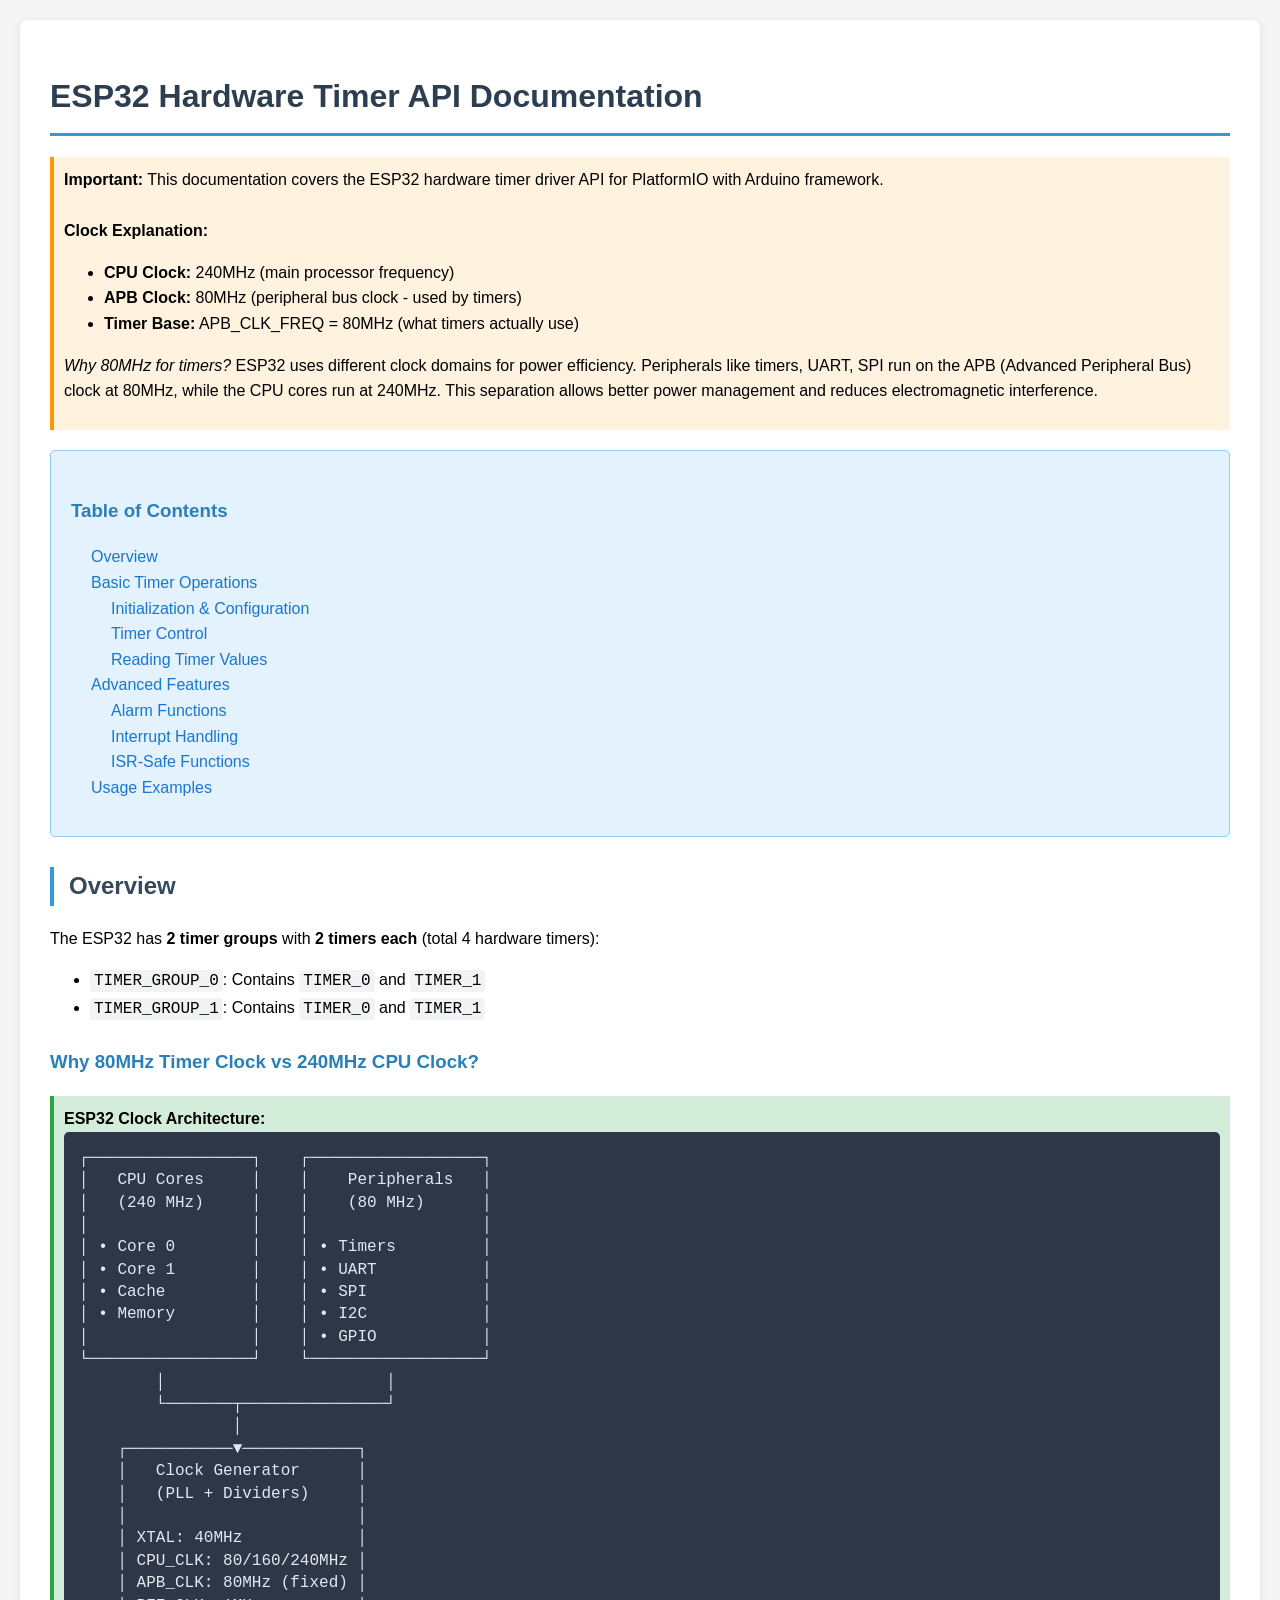
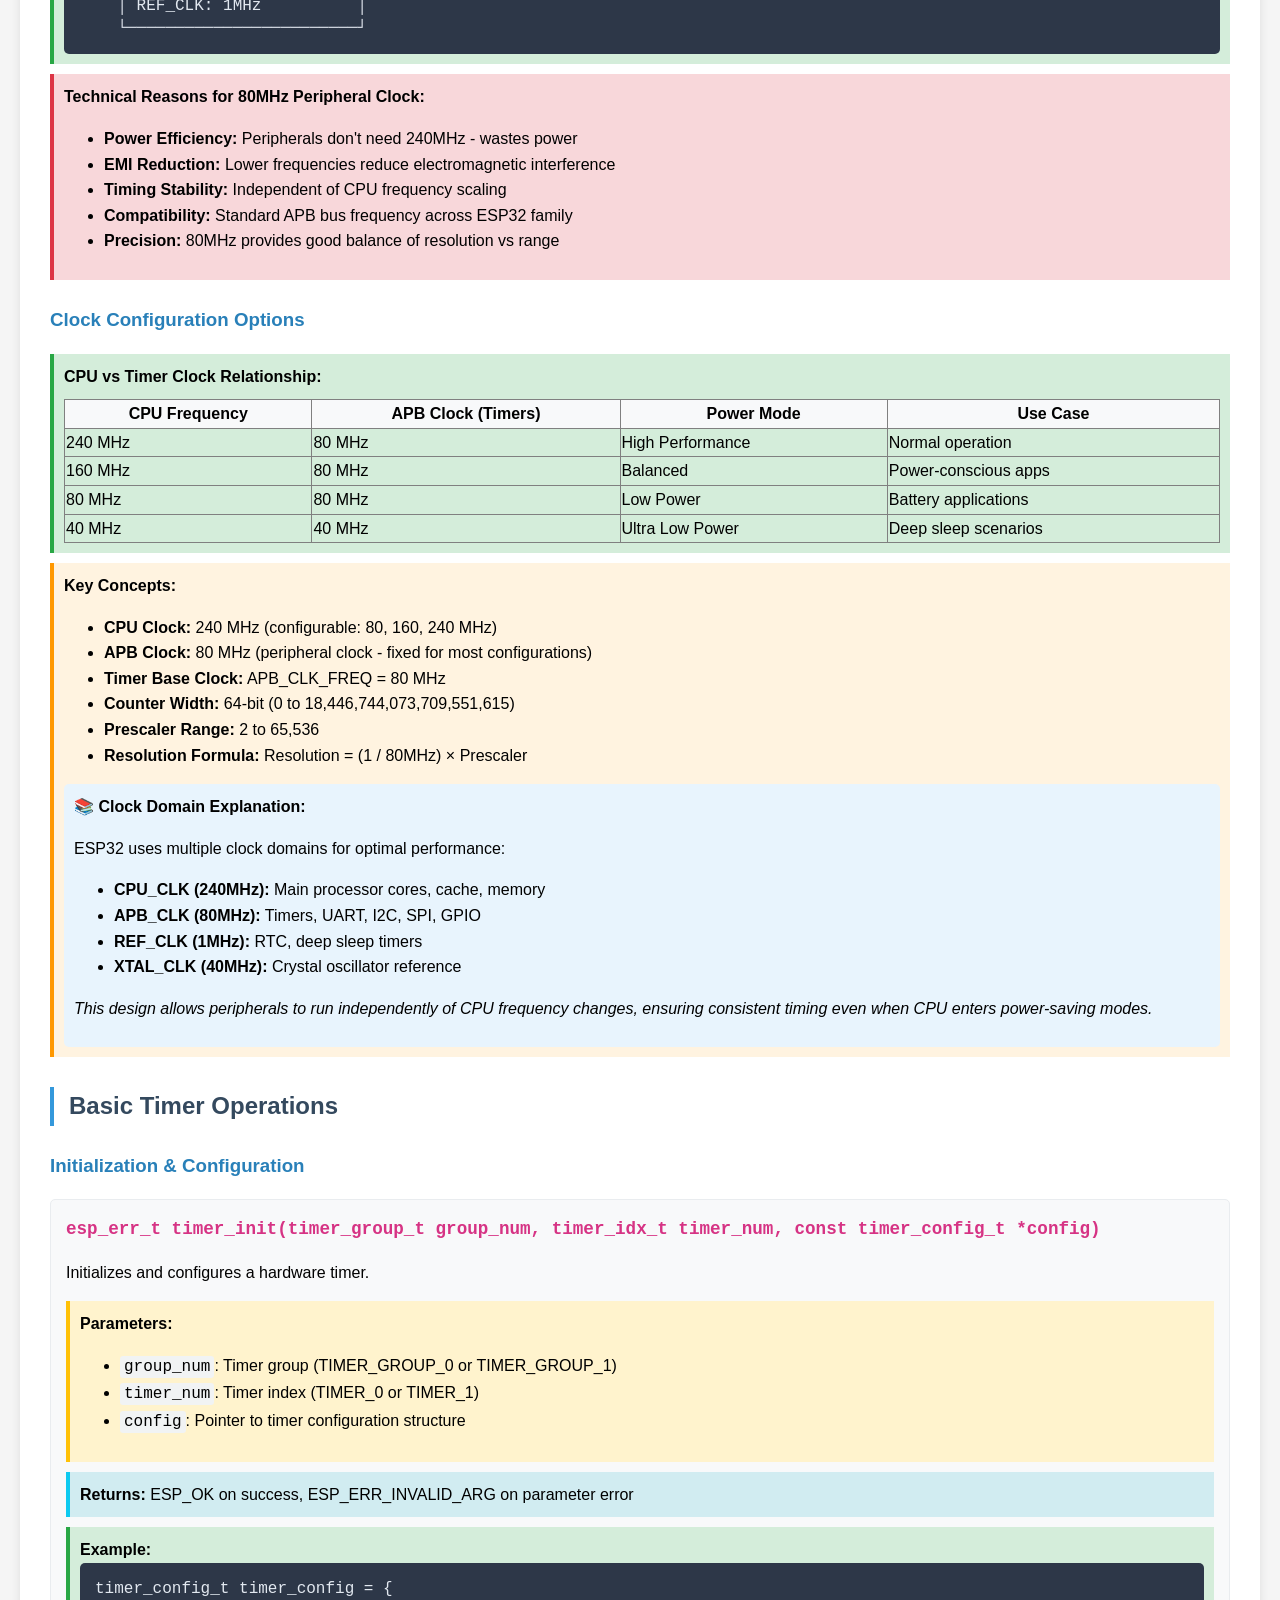
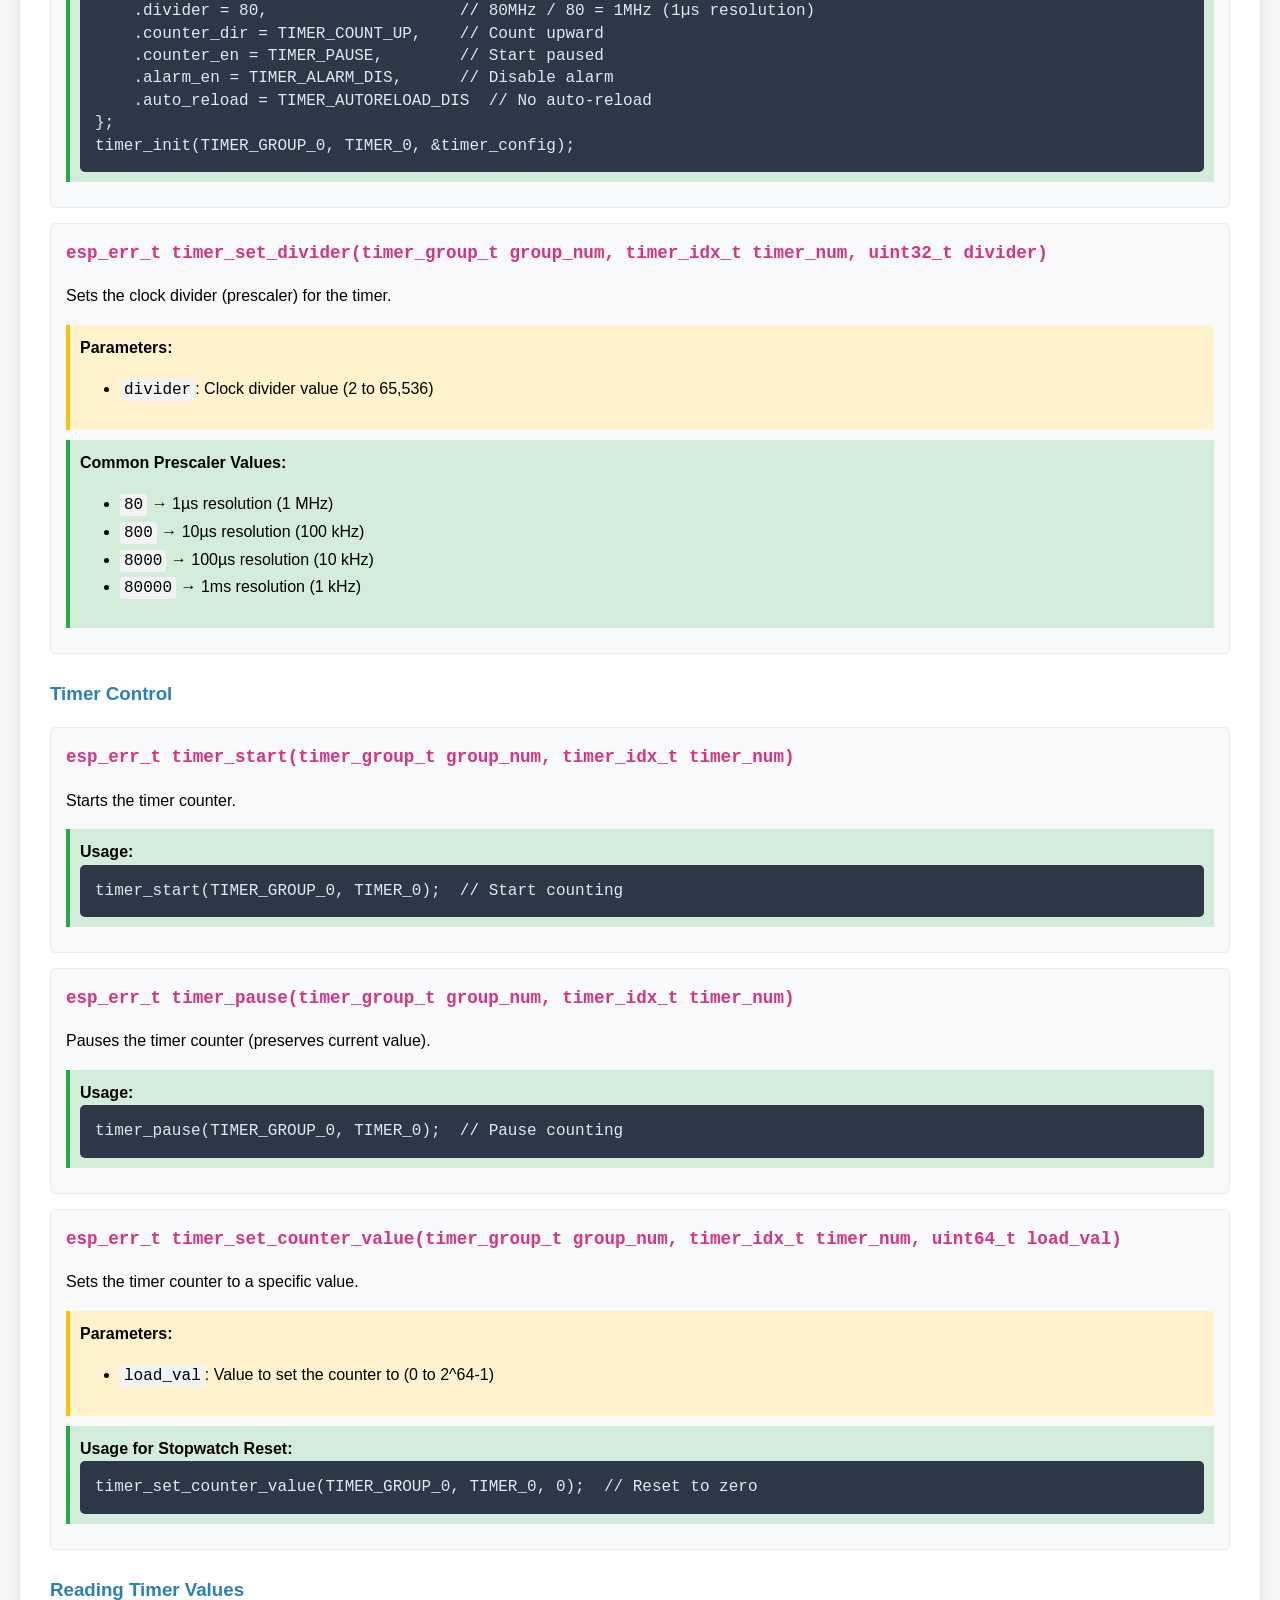
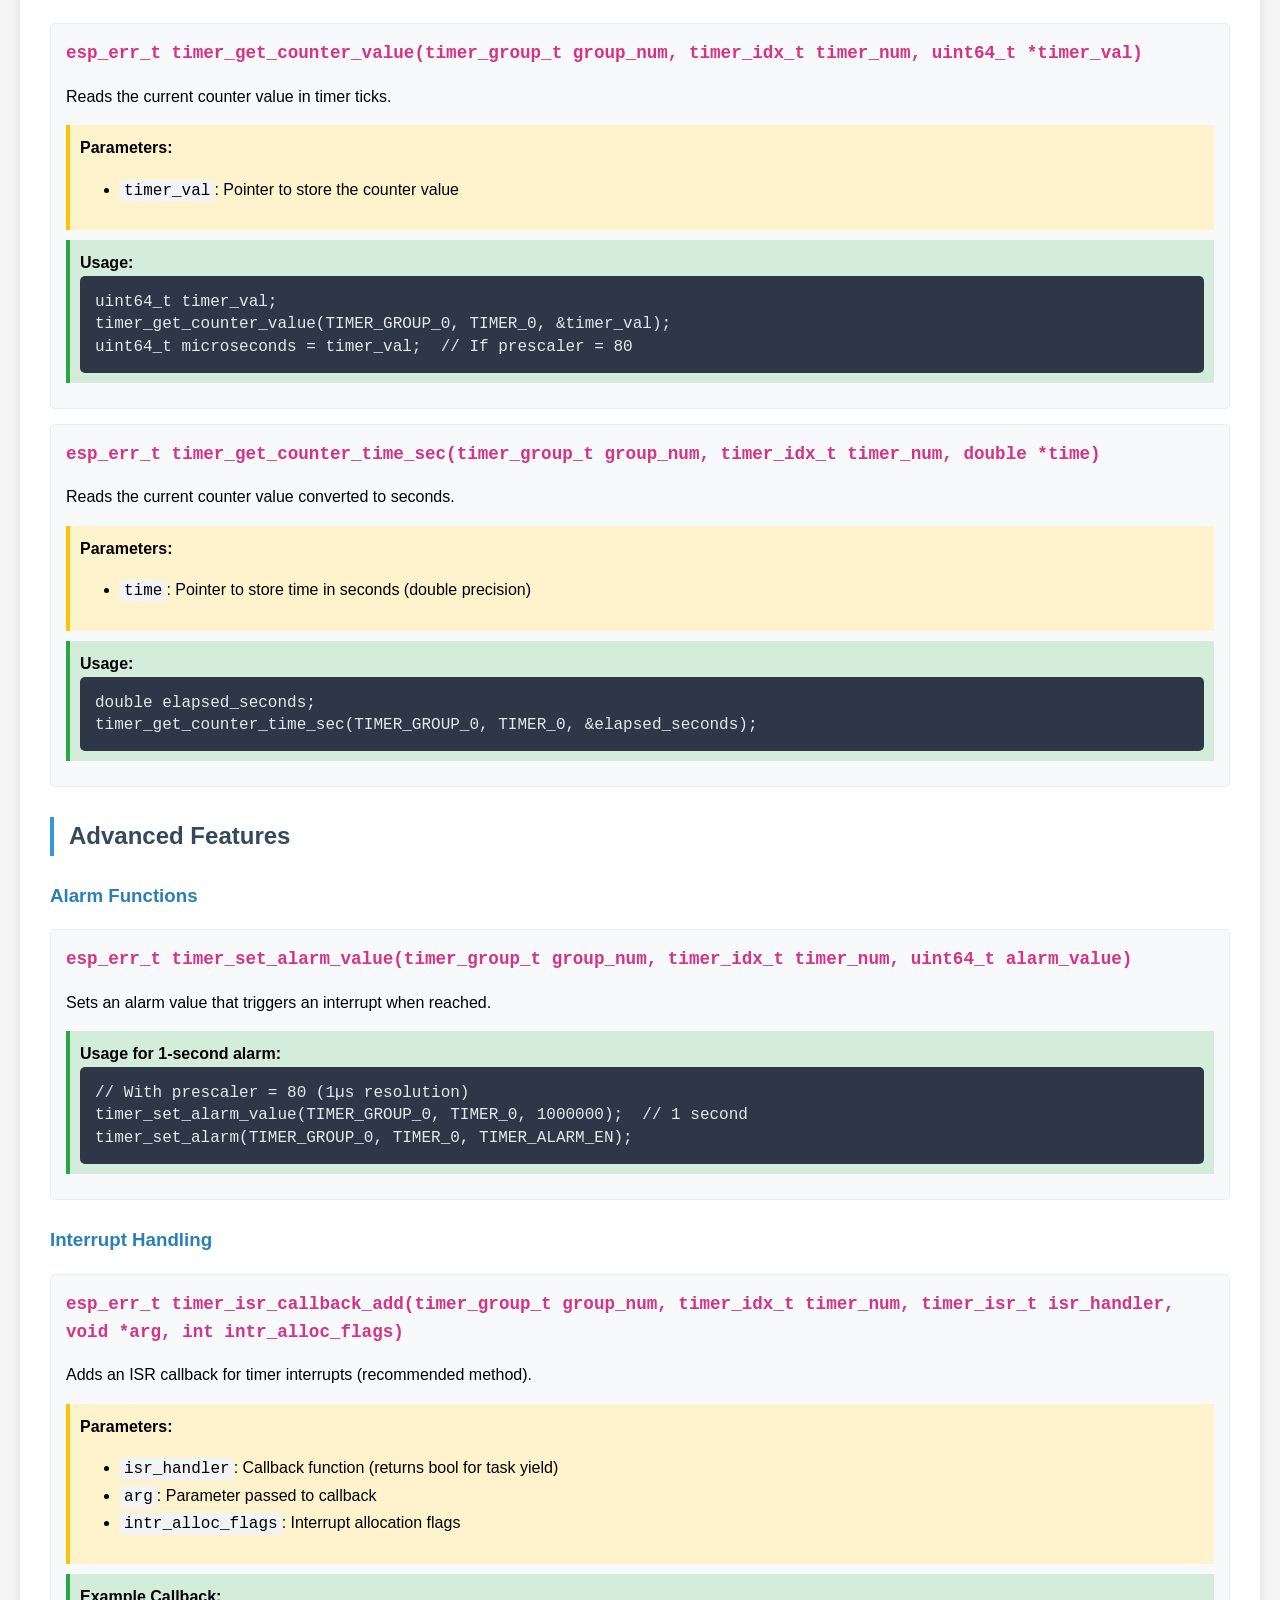
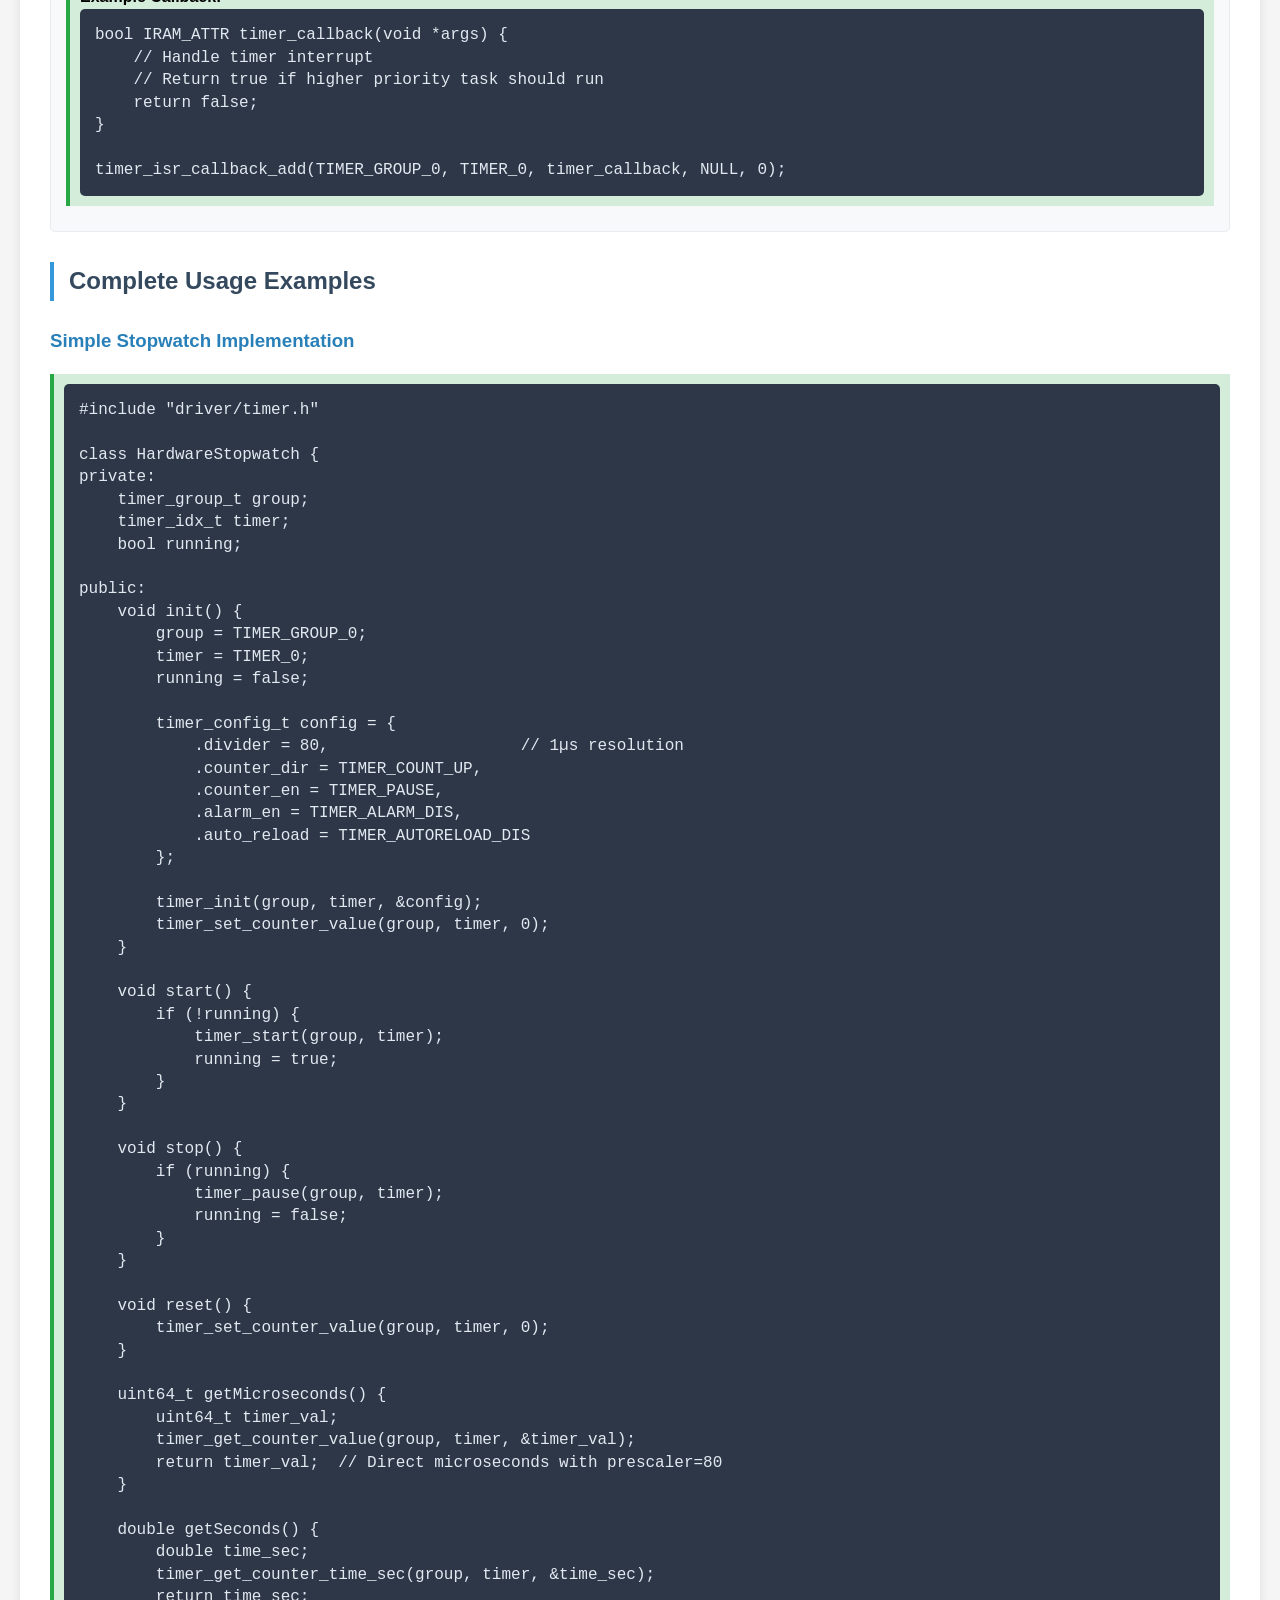
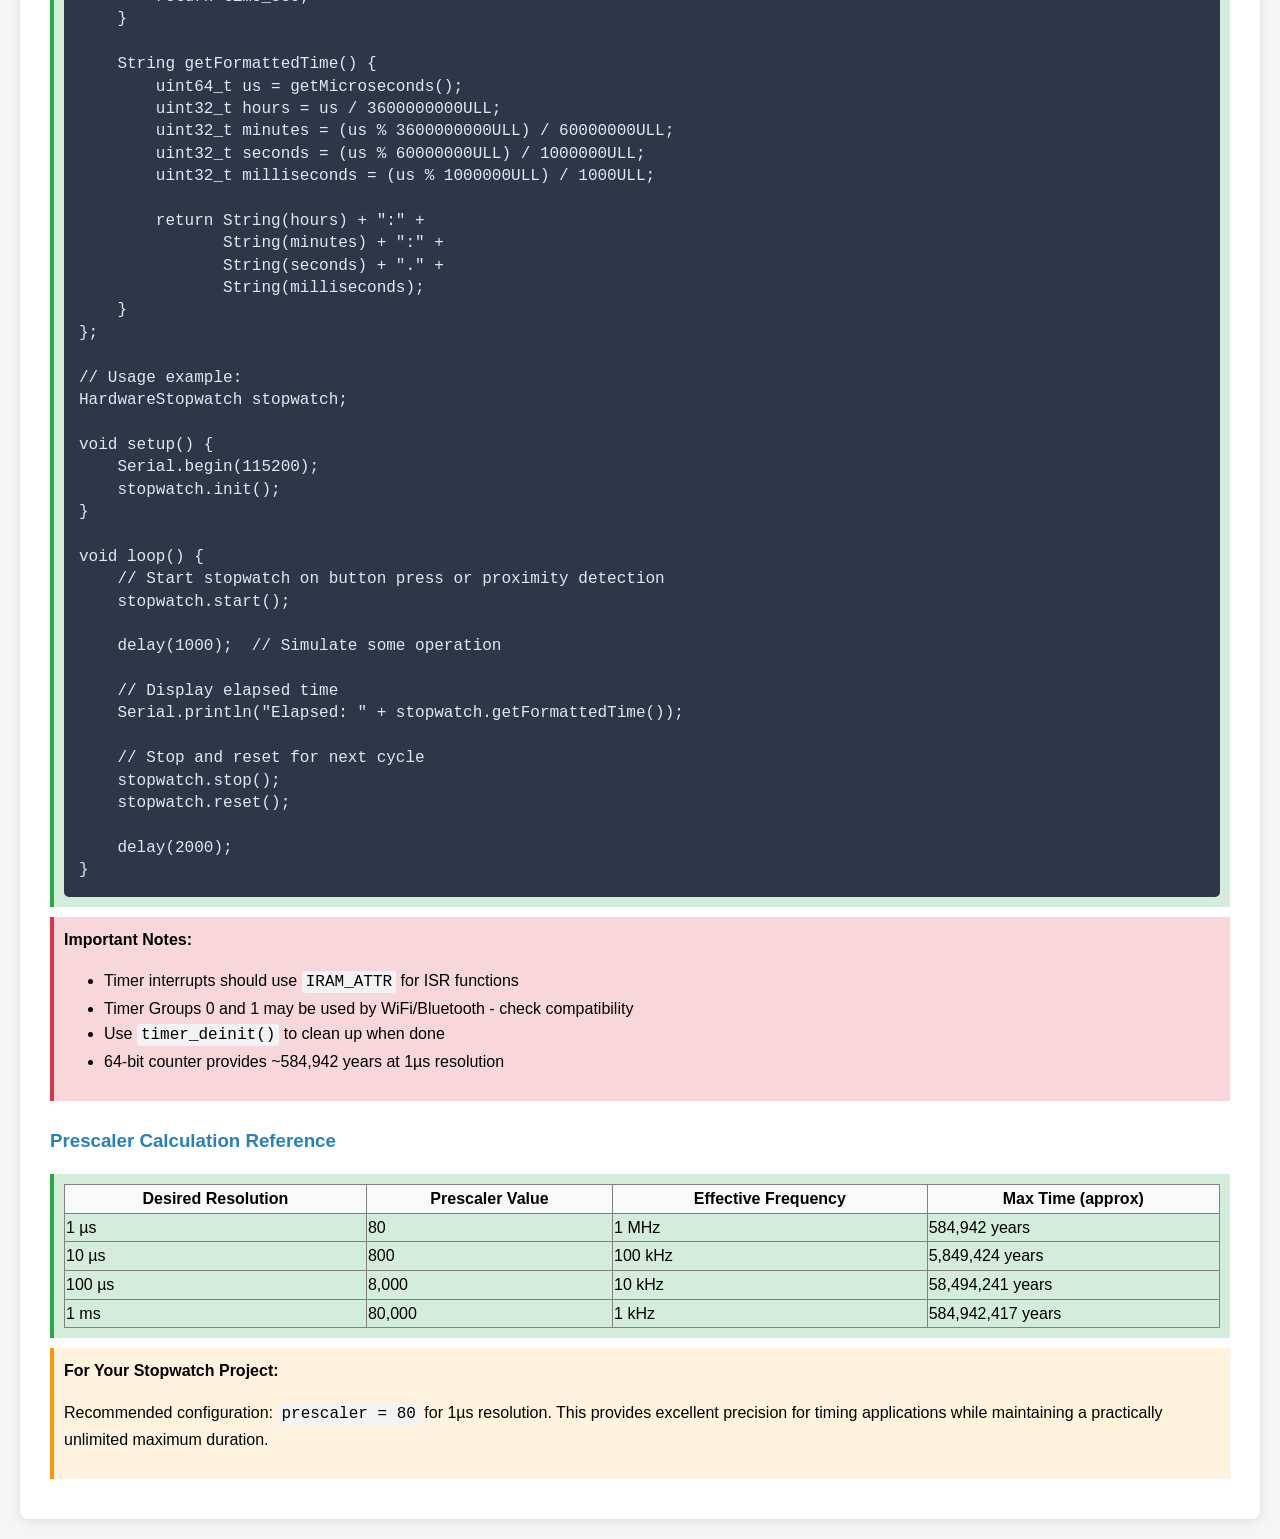
<file: docs/timer_library.html>
<!DOCTYPE html>
<html lang="en">
<head>
    <meta charset="UTF-8">
    <meta name="viewport" content="width=device-width, initial-scale=1.0">
    <title>ESP32 Hardware Timer API Documentation</title>
    <style>
        body {
            font-family: 'Segoe UI', Tahoma, Geneva, Verdana, sans-serif;
            line-height: 1.6;
            margin: 0;
            padding: 20px;
            background-color: #f5f5f5;
        }
        .container {
            max-width: 1200px;
            margin: 0 auto;
            background: white;
            padding: 30px;
            border-radius: 8px;
            box-shadow: 0 2px 10px rgba(0,0,0,0.1);
        }
        h1 {
            color: #2c3e50;
            border-bottom: 3px solid #3498db;
            padding-bottom: 10px;
        }
        h2 {
            color: #34495e;
            margin-top: 30px;
            border-left: 4px solid #3498db;
            padding-left: 15px;
        }
        h3 {
            color: #2980b9;
            margin-top: 25px;
        }
        .function {
            background: #f8f9fa;
            border: 1px solid #e9ecef;
            border-radius: 5px;
            padding: 15px;
            margin: 15px 0;
        }
        .function-name {
            font-family: 'Courier New', monospace;
            color: #d63384;
            font-weight: bold;
            font-size: 1.1em;
        }
        .parameters {
            background: #fff3cd;
            border-left: 4px solid #ffc107;
            padding: 10px;
            margin: 10px 0;
        }
        .returns {
            background: #d1ecf1;
            border-left: 4px solid #0dcaf0;
            padding: 10px;
            margin: 10px 0;
        }
        .note {
            background: #f8d7da;
            border-left: 4px solid #dc3545;
            padding: 10px;
            margin: 10px 0;
        }
        .example {
            background: #d4edda;
            border-left: 4px solid #28a745;
            padding: 10px;
            margin: 10px 0;
        }
        code {
            background: #f1f3f4;
            padding: 2px 4px;
            border-radius: 3px;
            font-family: 'Courier New', monospace;
        }
        .code-block {
            background: #2d3748;
            color: #e2e8f0;
            padding: 15px;
            border-radius: 5px;
            overflow-x: auto;
            font-family: 'Courier New', monospace;
            white-space: pre-wrap;
            line-height: 1.4;
        }
        .toc {
            background: #e3f2fd;
            border: 1px solid #90caf9;
            border-radius: 5px;
            padding: 20px;
            margin: 20px 0;
        }
        .toc ul {
            list-style-type: none;
            padding-left: 20px;
        }
        .toc a {
            text-decoration: none;
            color: #1976d2;
        }
        .toc a:hover {
            text-decoration: underline;
        }
        .important {
            background: #fff3e0;
            border-left: 4px solid #ff9800;
            padding: 10px;
            margin: 10px 0;
        }
    </style>
</head>
<body>
    <div class="container">
        <h1>ESP32 Hardware Timer API Documentation</h1>
        
        <div class="important">
            <strong>Important:</strong> This documentation covers the ESP32 hardware timer driver API for PlatformIO with Arduino framework. 
            <br><br>
            <strong>Clock Explanation:</strong>
            <ul>
                <li><strong>CPU Clock:</strong> 240MHz (main processor frequency)</li>
                <li><strong>APB Clock:</strong> 80MHz (peripheral bus clock - used by timers)</li>
                <li><strong>Timer Base:</strong> APB_CLK_FREQ = 80MHz (what timers actually use)</li>
            </ul>
            <p><em>Why 80MHz for timers?</em> ESP32 uses different clock domains for power efficiency. Peripherals like timers, UART, SPI run on the APB (Advanced Peripheral Bus) clock at 80MHz, while the CPU cores run at 240MHz. This separation allows better power management and reduces electromagnetic interference.</p>
        </div>

        <div class="toc">
            <h3>Table of Contents</h3>
            <ul>
                <li><a href="#overview">Overview</a></li>
                <li><a href="#basic-operations">Basic Timer Operations</a>
                    <ul>
                        <li><a href="#initialization">Initialization & Configuration</a></li>
                        <li><a href="#control">Timer Control</a></li>
                        <li><a href="#reading">Reading Timer Values</a></li>
                    </ul>
                </li>
                <li><a href="#advanced">Advanced Features</a>
                    <ul>
                        <li><a href="#alarms">Alarm Functions</a></li>
                        <li><a href="#interrupts">Interrupt Handling</a></li>
                        <li><a href="#isr-functions">ISR-Safe Functions</a></li>
                    </ul>
                </li>
                <li><a href="#examples">Usage Examples</a></li>
            </ul>
        </div>

        <h2 id="overview">Overview</h2>
        <p>The ESP32 has <strong>2 timer groups</strong> with <strong>2 timers each</strong> (total 4 hardware timers):</p>
        <ul>
            <li><code>TIMER_GROUP_0</code>: Contains <code>TIMER_0</code> and <code>TIMER_1</code></li>
            <li><code>TIMER_GROUP_1</code>: Contains <code>TIMER_0</code> and <code>TIMER_1</code></li>
        </ul>

        <h3>Why 80MHz Timer Clock vs 240MHz CPU Clock?</h3>
        <div class="example">
            <strong>ESP32 Clock Architecture:</strong>
            <div class="code-block">┌─────────────────┐    ┌──────────────────┐
│   CPU Cores     │    │    Peripherals   │
│   (240 MHz)     │    │    (80 MHz)      │
│                 │    │                  │
│ • Core 0        │    │ • Timers         │
│ • Core 1        │    │ • UART           │
│ • Cache         │    │ • SPI            │
│ • Memory        │    │ • I2C            │
│                 │    │ • GPIO           │
└─────────────────┘    └──────────────────┘
        │                       │
        └───────┬───────────────┘
                │
    ┌───────────▼────────────┐
    │   Clock Generator      │
    │   (PLL + Dividers)     │
    │                        │
    │ XTAL: 40MHz            │
    │ CPU_CLK: 80/160/240MHz │
    │ APB_CLK: 80MHz (fixed) │
    │ REF_CLK: 1MHz          │
    └────────────────────────┘</div>
        </div>

        <div class="note">
            <strong>Technical Reasons for 80MHz Peripheral Clock:</strong>
            <ul>
                <li><strong>Power Efficiency:</strong> Peripherals don't need 240MHz - wastes power</li>
                <li><strong>EMI Reduction:</strong> Lower frequencies reduce electromagnetic interference</li>
                <li><strong>Timing Stability:</strong> Independent of CPU frequency scaling</li>
                <li><strong>Compatibility:</strong> Standard APB bus frequency across ESP32 family</li>
                <li><strong>Precision:</strong> 80MHz provides good balance of resolution vs range</li>
            </ul>
        </div>

        <h3>Clock Configuration Options</h3>
        <div class="example">
            <strong>CPU vs Timer Clock Relationship:</strong>
            <table border="1" style="border-collapse: collapse; width: 100%; margin-top: 10px;">
                <tr style="background-color: #f8f9fa;">
                    <th>CPU Frequency</th>
                    <th>APB Clock (Timers)</th>
                    <th>Power Mode</th>
                    <th>Use Case</th>
                </tr>
                <tr>
                    <td>240 MHz</td>
                    <td>80 MHz</td>
                    <td>High Performance</td>
                    <td>Normal operation</td>
                </tr>
                <tr>
                    <td>160 MHz</td>
                    <td>80 MHz</td>
                    <td>Balanced</td>
                    <td>Power-conscious apps</td>
                </tr>
                <tr>
                    <td>80 MHz</td>
                    <td>80 MHz</td>
                    <td>Low Power</td>
                    <td>Battery applications</td>
                </tr>
                <tr>
                    <td>40 MHz</td>
                    <td>40 MHz</td>
                    <td>Ultra Low Power</td>
                    <td>Deep sleep scenarios</td>
                </tr>
            </table>
        </div>
        
        <div class="important">
            <strong>Key Concepts:</strong>
            <ul>
                <li><strong>CPU Clock:</strong> 240 MHz (configurable: 80, 160, 240 MHz)</li>
                <li><strong>APB Clock:</strong> 80 MHz (peripheral clock - fixed for most configurations)</li>
                <li><strong>Timer Base Clock:</strong> APB_CLK_FREQ = 80 MHz</li>
                <li><strong>Counter Width:</strong> 64-bit (0 to 18,446,744,073,709,551,615)</li>
                <li><strong>Prescaler Range:</strong> 2 to 65,536</li>
                <li><strong>Resolution Formula:</strong> Resolution = (1 / 80MHz) × Prescaler</li>
            </ul>
            
            <div style="background: #e8f4fd; padding: 10px; border-radius: 5px; margin-top: 10px;">
                <strong>📚 Clock Domain Explanation:</strong>
                <p>ESP32 uses multiple clock domains for optimal performance:</p>
                <ul>
                    <li><strong>CPU_CLK (240MHz):</strong> Main processor cores, cache, memory</li>
                    <li><strong>APB_CLK (80MHz):</strong> Timers, UART, I2C, SPI, GPIO</li>
                    <li><strong>REF_CLK (1MHz):</strong> RTC, deep sleep timers</li>
                    <li><strong>XTAL_CLK (40MHz):</strong> Crystal oscillator reference</li>
                </ul>
                <p><em>This design allows peripherals to run independently of CPU frequency changes, ensuring consistent timing even when CPU enters power-saving modes.</em></p>
            </div>
        </div>

        <h2 id="basic-operations">Basic Timer Operations</h2>

        <h3 id="initialization">Initialization & Configuration</h3>

        <div class="function">
            <div class="function-name">esp_err_t timer_init(timer_group_t group_num, timer_idx_t timer_num, const timer_config_t *config)</div>
            <p>Initializes and configures a hardware timer.</p>
            
            <div class="parameters">
                <strong>Parameters:</strong>
                <ul>
                    <li><code>group_num</code>: Timer group (TIMER_GROUP_0 or TIMER_GROUP_1)</li>
                    <li><code>timer_num</code>: Timer index (TIMER_0 or TIMER_1)</li>
                    <li><code>config</code>: Pointer to timer configuration structure</li>
                </ul>
            </div>
            
            <div class="returns">
                <strong>Returns:</strong> ESP_OK on success, ESP_ERR_INVALID_ARG on parameter error
            </div>

            <div class="example">
                <strong>Example:</strong>
                <div class="code-block">timer_config_t timer_config = {
    .divider = 80,                    // 80MHz / 80 = 1MHz (1µs resolution)
    .counter_dir = TIMER_COUNT_UP,    // Count upward
    .counter_en = TIMER_PAUSE,        // Start paused
    .alarm_en = TIMER_ALARM_DIS,      // Disable alarm
    .auto_reload = TIMER_AUTORELOAD_DIS  // No auto-reload
};
timer_init(TIMER_GROUP_0, TIMER_0, &timer_config);</div>
            </div>
        </div>

        <div class="function">
            <div class="function-name">esp_err_t timer_set_divider(timer_group_t group_num, timer_idx_t timer_num, uint32_t divider)</div>
            <p>Sets the clock divider (prescaler) for the timer.</p>
            
            <div class="parameters">
                <strong>Parameters:</strong>
                <ul>
                    <li><code>divider</code>: Clock divider value (2 to 65,536)</li>
                </ul>
            </div>

            <div class="example">
                <strong>Common Prescaler Values:</strong>
                <ul>
                    <li><code>80</code> → 1µs resolution (1 MHz)</li>
                    <li><code>800</code> → 10µs resolution (100 kHz)</li>
                    <li><code>8000</code> → 100µs resolution (10 kHz)</li>
                    <li><code>80000</code> → 1ms resolution (1 kHz)</li>
                </ul>
            </div>
        </div>

        <h3 id="control">Timer Control</h3>

        <div class="function">
            <div class="function-name">esp_err_t timer_start(timer_group_t group_num, timer_idx_t timer_num)</div>
            <p>Starts the timer counter.</p>
            
            <div class="example">
                <strong>Usage:</strong>
                <div class="code-block">timer_start(TIMER_GROUP_0, TIMER_0);  // Start counting</div>
            </div>
        </div>

        <div class="function">
            <div class="function-name">esp_err_t timer_pause(timer_group_t group_num, timer_idx_t timer_num)</div>
            <p>Pauses the timer counter (preserves current value).</p>
            
            <div class="example">
                <strong>Usage:</strong>
                <div class="code-block">timer_pause(TIMER_GROUP_0, TIMER_0);  // Pause counting</div>
            </div>
        </div>

        <div class="function">
            <div class="function-name">esp_err_t timer_set_counter_value(timer_group_t group_num, timer_idx_t timer_num, uint64_t load_val)</div>
            <p>Sets the timer counter to a specific value.</p>
            
            <div class="parameters">
                <strong>Parameters:</strong>
                <ul>
                    <li><code>load_val</code>: Value to set the counter to (0 to 2^64-1)</li>
                </ul>
            </div>

            <div class="example">
                <strong>Usage for Stopwatch Reset:</strong>
                <div class="code-block">timer_set_counter_value(TIMER_GROUP_0, TIMER_0, 0);  // Reset to zero</div>
            </div>
        </div>

        <h3 id="reading">Reading Timer Values</h3>

        <div class="function">
            <div class="function-name">esp_err_t timer_get_counter_value(timer_group_t group_num, timer_idx_t timer_num, uint64_t *timer_val)</div>
            <p>Reads the current counter value in timer ticks.</p>
            
            <div class="parameters">
                <strong>Parameters:</strong>
                <ul>
                    <li><code>timer_val</code>: Pointer to store the counter value</li>
                </ul>
            </div>

            <div class="example">
                <strong>Usage:</strong>
                <div class="code-block">uint64_t timer_val;
timer_get_counter_value(TIMER_GROUP_0, TIMER_0, &timer_val);
uint64_t microseconds = timer_val;  // If prescaler = 80</div>
            </div>
        </div>

        <div class="function">
            <div class="function-name">esp_err_t timer_get_counter_time_sec(timer_group_t group_num, timer_idx_t timer_num, double *time)</div>
            <p>Reads the current counter value converted to seconds.</p>
            
            <div class="parameters">
                <strong>Parameters:</strong>
                <ul>
                    <li><code>time</code>: Pointer to store time in seconds (double precision)</li>
                </ul>
            </div>

            <div class="example">
                <strong>Usage:</strong>
                <div class="code-block">double elapsed_seconds;
timer_get_counter_time_sec(TIMER_GROUP_0, TIMER_0, &elapsed_seconds);</div>
            </div>
        </div>

        <h2 id="advanced">Advanced Features</h2>

        <h3 id="alarms">Alarm Functions</h3>

        <div class="function">
            <div class="function-name">esp_err_t timer_set_alarm_value(timer_group_t group_num, timer_idx_t timer_num, uint64_t alarm_value)</div>
            <p>Sets an alarm value that triggers an interrupt when reached.</p>
            
            <div class="example">
                <strong>Usage for 1-second alarm:</strong>
                <div class="code-block">// With prescaler = 80 (1µs resolution)
timer_set_alarm_value(TIMER_GROUP_0, TIMER_0, 1000000);  // 1 second
timer_set_alarm(TIMER_GROUP_0, TIMER_0, TIMER_ALARM_EN);</div>
            </div>
        </div>

        <h3 id="interrupts">Interrupt Handling</h3>

        <div class="function">
            <div class="function-name">esp_err_t timer_isr_callback_add(timer_group_t group_num, timer_idx_t timer_num, timer_isr_t isr_handler, void *arg, int intr_alloc_flags)</div>
            <p>Adds an ISR callback for timer interrupts (recommended method).</p>
            
            <div class="parameters">
                <strong>Parameters:</strong>
                <ul>
                    <li><code>isr_handler</code>: Callback function (returns bool for task yield)</li>
                    <li><code>arg</code>: Parameter passed to callback</li>
                    <li><code>intr_alloc_flags</code>: Interrupt allocation flags</li>
                </ul>
            </div>

            <div class="example">
                <strong>Example Callback:</strong>
                <div class="code-block">bool IRAM_ATTR timer_callback(void *args) {
    // Handle timer interrupt
    // Return true if higher priority task should run
    return false;
}

timer_isr_callback_add(TIMER_GROUP_0, TIMER_0, timer_callback, NULL, 0);</div>
            </div>
        </div>

        <h2 id="examples">Complete Usage Examples</h2>

        <h3>Simple Stopwatch Implementation</h3>
        <div class="example">
            <div class="code-block">#include "driver/timer.h"

class HardwareStopwatch {
private:
    timer_group_t group;
    timer_idx_t timer;
    bool running;

public:
    void init() {
        group = TIMER_GROUP_0;
        timer = TIMER_0;
        running = false;
        
        timer_config_t config = {
            .divider = 80,                    // 1µs resolution
            .counter_dir = TIMER_COUNT_UP,
            .counter_en = TIMER_PAUSE,
            .alarm_en = TIMER_ALARM_DIS,
            .auto_reload = TIMER_AUTORELOAD_DIS
        };
        
        timer_init(group, timer, &config);
        timer_set_counter_value(group, timer, 0);
    }
    
    void start() {
        if (!running) {
            timer_start(group, timer);
            running = true;
        }
    }
    
    void stop() {
        if (running) {
            timer_pause(group, timer);
            running = false;
        }
    }
    
    void reset() {
        timer_set_counter_value(group, timer, 0);
    }
    
    uint64_t getMicroseconds() {
        uint64_t timer_val;
        timer_get_counter_value(group, timer, &timer_val);
        return timer_val;  // Direct microseconds with prescaler=80
    }
    
    double getSeconds() {
        double time_sec;
        timer_get_counter_time_sec(group, timer, &time_sec);
        return time_sec;
    }
    
    String getFormattedTime() {
        uint64_t us = getMicroseconds();
        uint32_t hours = us / 3600000000ULL;
        uint32_t minutes = (us % 3600000000ULL) / 60000000ULL;
        uint32_t seconds = (us % 60000000ULL) / 1000000ULL;
        uint32_t milliseconds = (us % 1000000ULL) / 1000ULL;
        
        return String(hours) + ":" + 
               String(minutes) + ":" + 
               String(seconds) + "." + 
               String(milliseconds);
    }
};

// Usage example:
HardwareStopwatch stopwatch;

void setup() {
    Serial.begin(115200);
    stopwatch.init();
}

void loop() {
    // Start stopwatch on button press or proximity detection
    stopwatch.start();
    
    delay(1000);  // Simulate some operation
    
    // Display elapsed time
    Serial.println("Elapsed: " + stopwatch.getFormattedTime());
    
    // Stop and reset for next cycle
    stopwatch.stop();
    stopwatch.reset();
    
    delay(2000);
}</div>
        </div>

        <div class="note">
            <strong>Important Notes:</strong>
            <ul>
                <li>Timer interrupts should use <code>IRAM_ATTR</code> for ISR functions</li>
                <li>Timer Groups 0 and 1 may be used by WiFi/Bluetooth - check compatibility</li>
                <li>Use <code>timer_deinit()</code> to clean up when done</li>
                <li>64-bit counter provides ~584,942 years at 1µs resolution</li>
            </ul>
        </div>

        <h3>Prescaler Calculation Reference</h3>
        <div class="example">
            <table border="1" style="border-collapse: collapse; width: 100%;">
                <tr style="background-color: #f8f9fa;">
                    <th>Desired Resolution</th>
                    <th>Prescaler Value</th>
                    <th>Effective Frequency</th>
                    <th>Max Time (approx)</th>
                </tr>
                <tr>
                    <td>1 µs</td>
                    <td>80</td>
                    <td>1 MHz</td>
                    <td>584,942 years</td>
                </tr>
                <tr>
                    <td>10 µs</td>
                    <td>800</td>
                    <td>100 kHz</td>
                    <td>5,849,424 years</td>
                </tr>
                <tr>
                    <td>100 µs</td>
                    <td>8,000</td>
                    <td>10 kHz</td>
                    <td>58,494,241 years</td>
                </tr>
                <tr>
                    <td>1 ms</td>
                    <td>80,000</td>
                    <td>1 kHz</td>
                    <td>584,942,417 years</td>
                </tr>
            </table>
        </div>

        <div class="important">
            <strong>For Your Stopwatch Project:</strong>
            <p>Recommended configuration: <code>prescaler = 80</code> for 1µs resolution. This provides excellent precision for timing applications while maintaining a practically unlimited maximum duration.</p>
        </div>
    </div>
</body>
</html>
</file>
<file: data/style.css>
/***
  Rui Santos & Sara Santos - Random Nerd Tutorials
  Complete project details at https://RandomNerdTutorials.com/esp32-web-server-littlefs/ 
***/

html {
  font-family: Arial;
  display: inline-block;
  margin: 0 auto;
  text-align: center;
  background-color: #f4f4f4;
  color: #333;
}

h1 {
  color: #0F3376;
  padding: 2vh 1rem;
  font-size: 2rem;
  margin-bottom: 1rem;
}

p {
  font-size: 1.5rem;
  margin: 1rem auto;
  max-width: 600px;
}

.button {
  display: inline-block;
  background-color: #00A676;
  border: none;
  border-radius: 6px;
  color: white;
  padding: 14px 32px;
  text-decoration: none;
  font-size: 1.2rem;
  margin: 6px 10px;
  cursor: pointer;
  transition: background-color 0.3s ease, transform 0.1s ease;
  box-shadow: 0 2px 6px rgba(0, 0, 0, 0.2);
  width: 160px;
}

.button:hover {
  background-color: #0077a8;
  transform: translateY(-1px);
}

.button2 {
  background-color: #f44336;
}

.button2:hover {
  background-color: #d9362c;
}

.units {
  font-size: 1.2rem;
  color: #555;
  margin-left: 4px;
}

.sensor-labels {
  font-size: 1.5rem;
  font-weight: bold;
  vertical-align: middle;
  padding-bottom: 15px;
}
</file>
